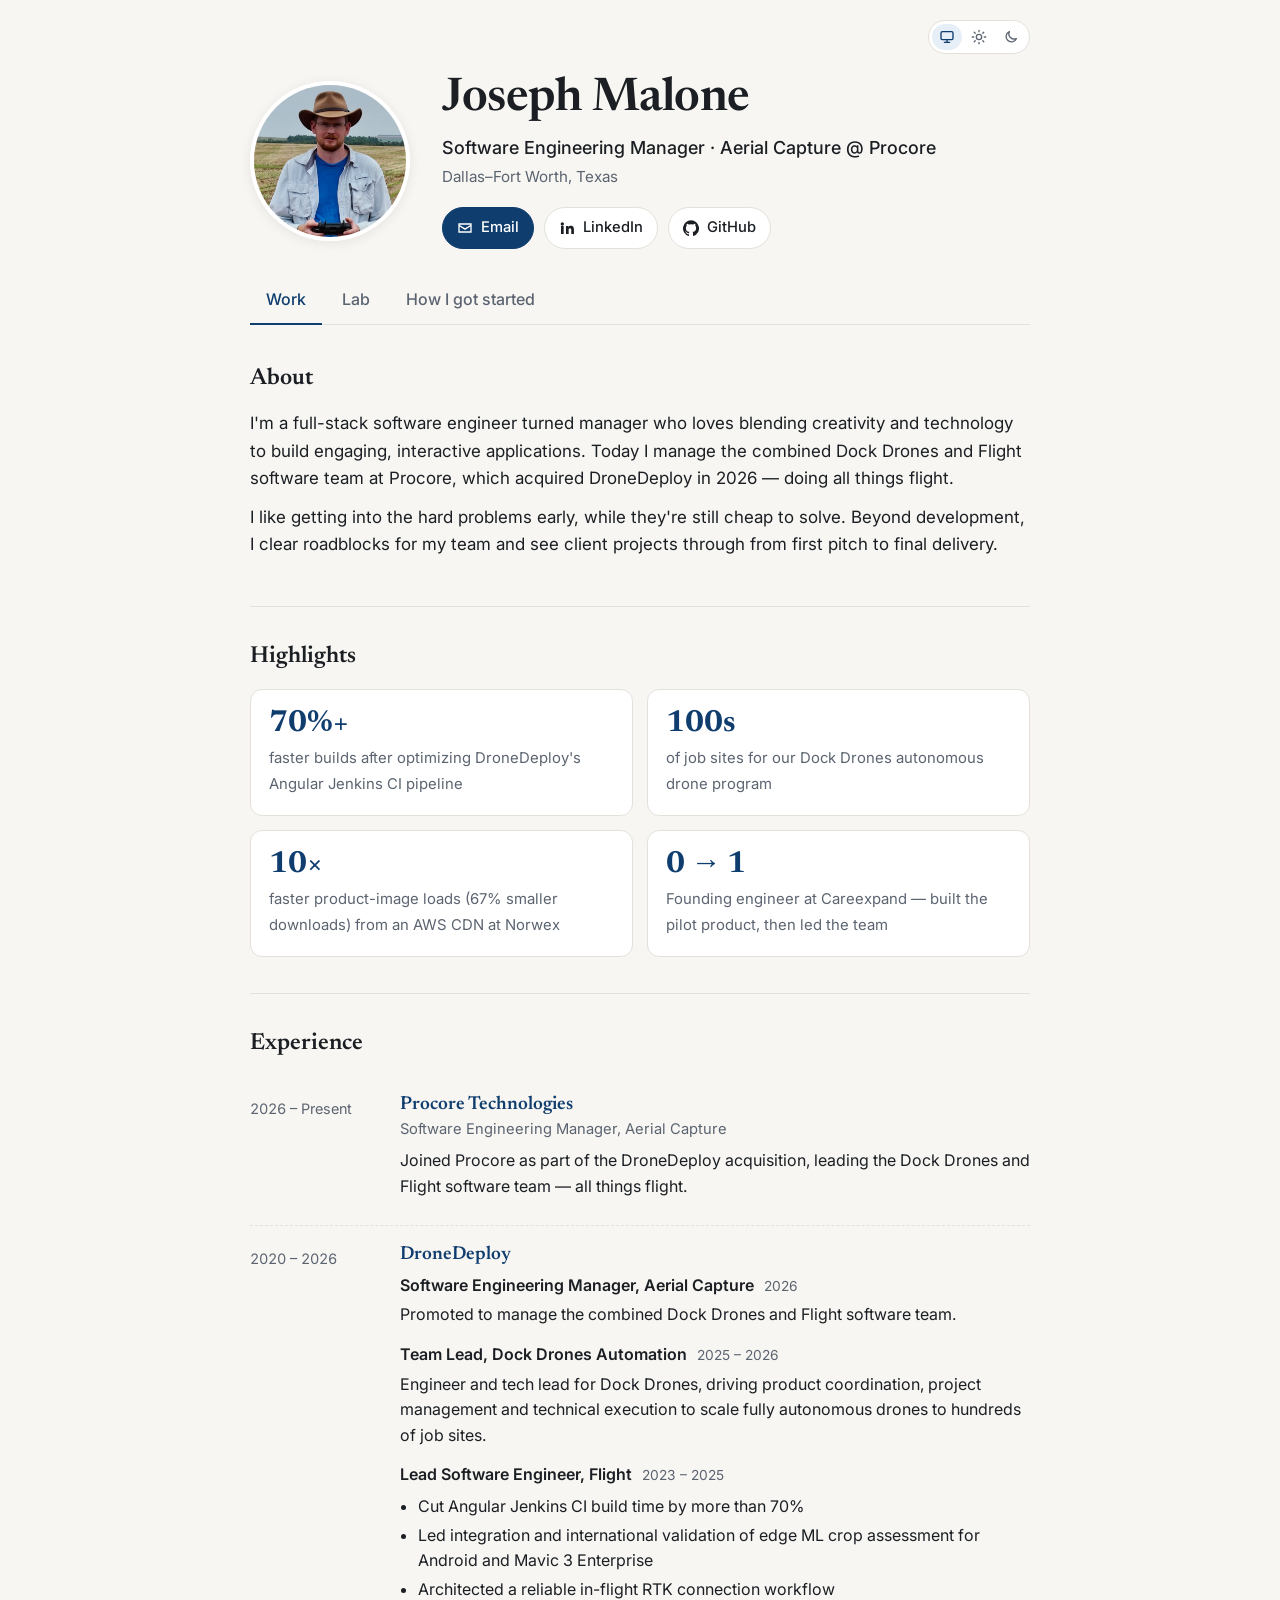
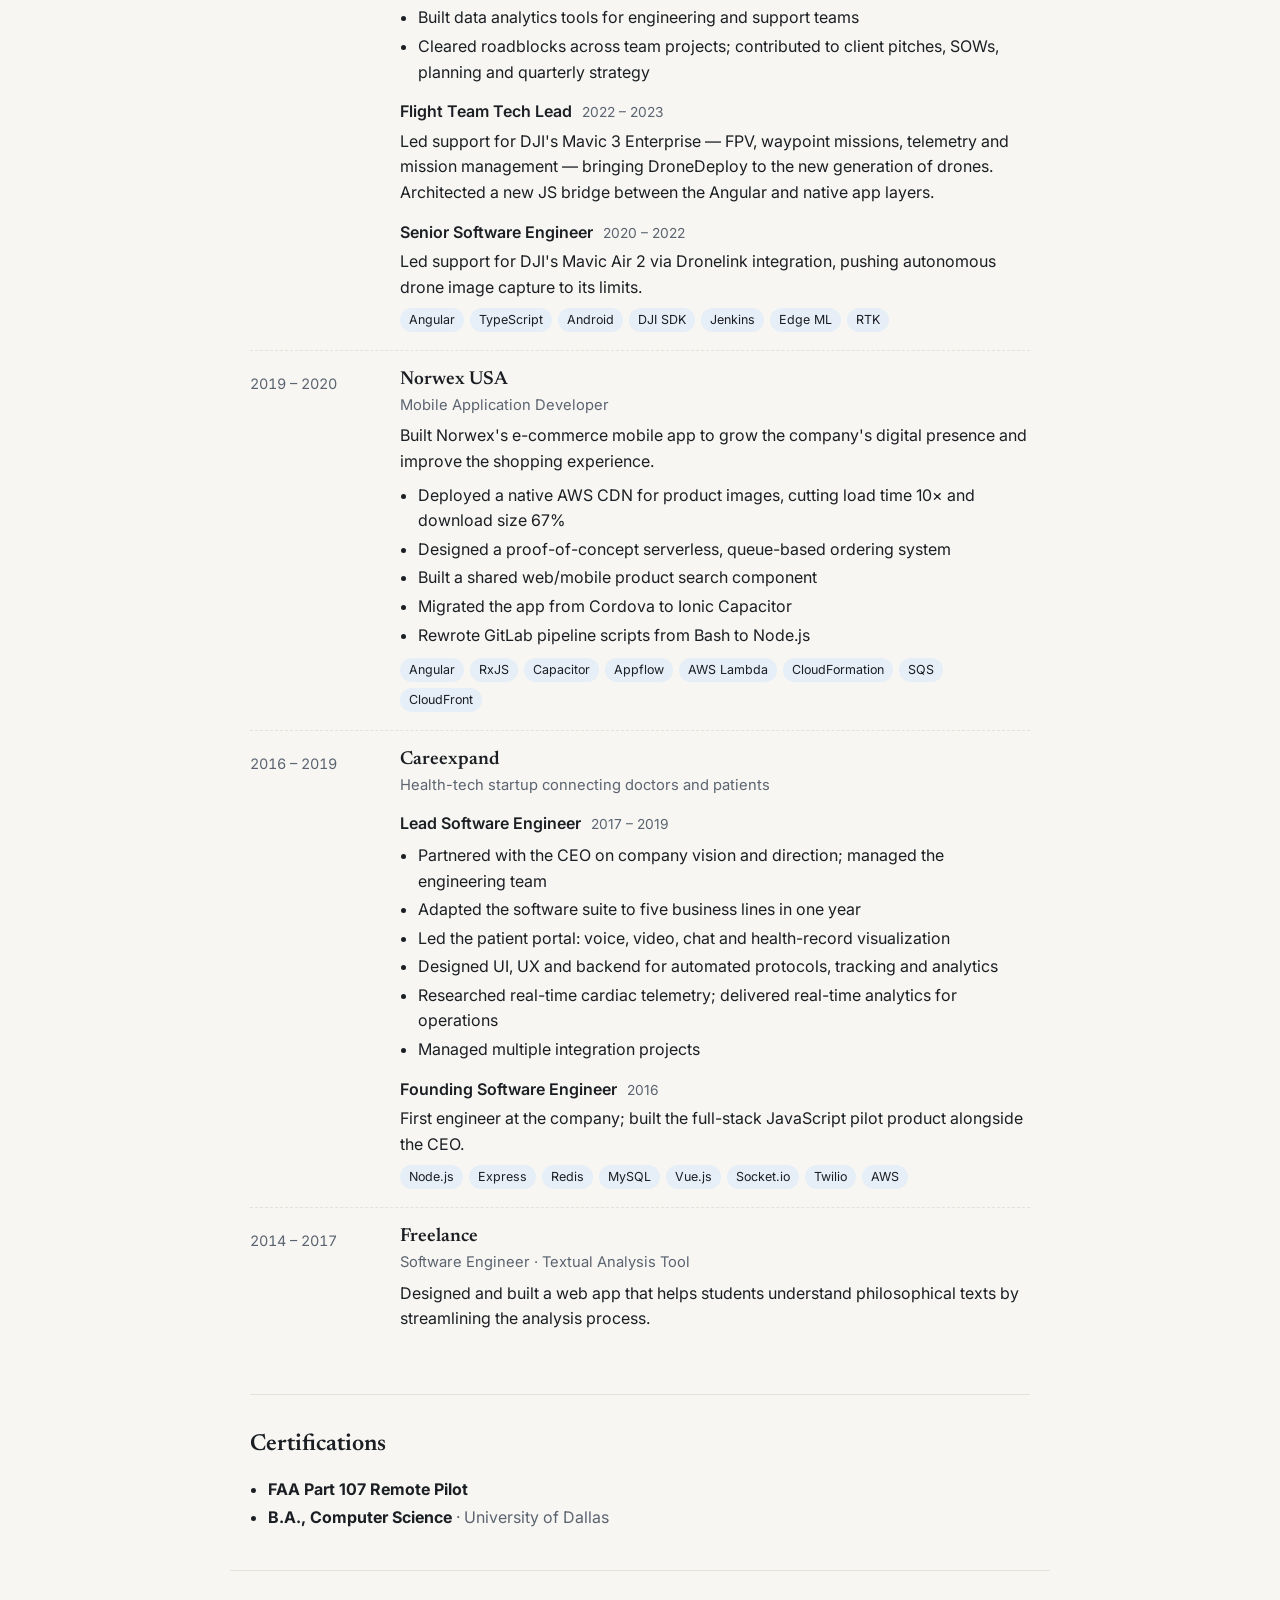
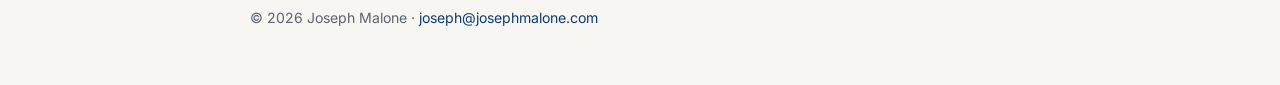
<file: index.html>
<!doctype html>
<html lang="en">
<head>
<meta charset="utf-8">
<meta name="viewport" content="width=device-width, initial-scale=1">
<title>Joseph Malone — Software Engineering Manager</title>
<meta name="description" content="Joseph Malone — Software Engineering Manager, Aerial Capture at Procore, leading the Dock Drones and Flight software team. Dallas–Fort Worth.">
<link rel="canonical" href="https://josephmalone.com/">
<meta property="og:type" content="profile">
<meta property="og:title" content="Joseph Malone — Software Engineering Manager">
<meta property="og:description" content="Software Engineering Manager, Aerial Capture at Procore — leading the Dock Drones and Flight software team.">
<meta property="og:url" content="https://josephmalone.com/">
<meta property="og:image" content="https://josephmalone.com/me.jpg">
<meta name="twitter:card" content="summary">
<meta name="theme-color" content="#0f3d6e">
<script>try{var t=localStorage.getItem("theme");if(t==="light"||t==="dark")document.documentElement.setAttribute("data-theme",t)}catch(e){}</script>
<script src="/theme.js" defer></script>
<link rel="icon" href="/favicon.ico" sizes="32x32">
<link rel="apple-touch-icon" href="/apple-touch-icon.png">
<link rel="icon" type="image/svg+xml" href="data:image/svg+xml,<svg xmlns='http://www.w3.org/2000/svg' viewBox='0 0 64 64'><rect width='64' height='64' rx='14' fill='%230f3d6e'/><text x='32' y='42' font-family='Georgia,serif' font-size='28' fill='white' text-anchor='middle'>JM</text></svg>">
<script type="application/ld+json">
{"@context":"https://schema.org","@type":"Person","name":"Joseph Malone","jobTitle":"Software Engineering Manager","worksFor":{"@type":"Organization","name":"Procore Technologies"},"address":{"@type":"PostalAddress","addressLocality":"Dallas–Fort Worth","addressRegion":"TX"},"url":"https://josephmalone.com/","email":"mailto:joseph@josephmalone.com","alumniOf":"University of Dallas","sameAs":["https://www.linkedin.com/in/josephm28","https://github.com/josephm28"]}
</script>
<link rel="preconnect" href="https://fonts.googleapis.com">
<link rel="preconnect" href="https://fonts.gstatic.com" crossorigin>
<link href="https://fonts.googleapis.com/css2?family=Newsreader:opsz,wght@6..72,500;6..72,600&family=Inter:wght@400;500;600&display=swap" rel="stylesheet">
<style>
:root{
  --bg:#f7f6f2; --surface:#ffffff; --ink:#1b1f24; --muted:#5b6470; --line:#e3e1da;
  --accent:#0f3d6e; --accent-ink:#ffffff; --accent-soft:#e6eef7;
}
:root{color-scheme:light}
:root[data-theme="dark"]{--bg:#111418;--surface:#181c21;--ink:#e8eaed;--muted:#9aa3ad;--line:#2a3038;--accent:#7fb2ea;--accent-ink:#0d1520;--accent-soft:#1a2633;color-scheme:dark}
@media (prefers-color-scheme: dark){:root:not([data-theme="light"]){--bg:#111418;--surface:#181c21;--ink:#e8eaed;--muted:#9aa3ad;--line:#2a3038;--accent:#7fb2ea;--accent-ink:#0d1520;--accent-soft:#1a2633;color-scheme:dark}}
*{box-sizing:border-box}
html{-webkit-text-size-adjust:100%}
body{margin:0;background:var(--bg);color:var(--ink);font:16px/1.6 Inter,system-ui,-apple-system,"Segoe UI",Roboto,sans-serif;-webkit-font-smoothing:antialiased}
a{color:var(--accent);text-decoration:none}
a:hover{text-decoration:underline}
.wrap{max-width:820px;margin:0 auto;padding:0 20px}
h1,h2,h3{font-family:Newsreader,Georgia,serif;font-weight:600;line-height:1.2;margin:0}

header.wrap{position:relative;padding-top:72px;padding-bottom:28px}
.theme-host{position:absolute;top:20px;right:20px}
.hero{display:grid;grid-template-columns:160px 1fr;gap:32px;align-items:center}
.hero img{width:160px;height:160px;border-radius:50%;object-fit:cover;object-position:50% 50%;border:4px solid var(--surface);box-shadow:0 2px 12px rgba(0,0,0,.08)}
h1{font-size:clamp(2.1rem,5vw,2.9rem);letter-spacing:-.01em}
.headline{margin:.4rem 0 .15rem;font-size:1.12rem;font-weight:500}
.loc{color:var(--muted);font-size:.95rem;margin:0}
.links{display:flex;flex-wrap:wrap;gap:10px;margin-top:18px}
.btn{display:inline-flex;align-items:center;gap:8px;padding:8px 14px;border-radius:999px;border:1px solid var(--line);background:var(--surface);color:var(--ink);font-size:.92rem;font-weight:500}
.btn:hover{text-decoration:none;border-color:var(--accent);color:var(--accent)}
.btn.primary{background:var(--accent);border-color:var(--accent);color:var(--accent-ink)}
.btn.primary:hover{opacity:.9;color:var(--accent-ink)}
.btn svg{width:16px;height:16px;fill:currentColor}

section{padding:36px 0;border-top:1px solid var(--line)}
h2{font-size:1.45rem;margin-bottom:18px}
.about p{margin:0 0 12px;font-size:1.06rem}

.wins{display:grid;grid-template-columns:repeat(2,1fr);gap:14px}
.win{background:var(--surface);border:1px solid var(--line);border-radius:12px;padding:18px}
.win b{display:block;font-family:Newsreader,Georgia,serif;font-size:1.9rem;color:var(--accent);line-height:1.1;margin-bottom:4px}
.win span{color:var(--muted);font-size:.93rem}

.job{display:grid;grid-template-columns:130px 1fr;gap:20px;padding:18px 0}
.job + .job{border-top:1px dashed var(--line)}
.when{color:var(--muted);font-size:.9rem;font-variant-numeric:tabular-nums;padding-top:3px}
.job h3{font-size:1.18rem}
.org-sub{color:var(--muted);font-size:.92rem;margin:2px 0 6px}
.role{margin-top:14px}
.role:first-of-type{margin-top:6px}
.role h4{margin:0;font-size:1rem;font-weight:600}
.role h4 small{font-weight:400;color:var(--muted);font-size:.86rem;margin-left:6px;white-space:nowrap}
.job p,.role p{margin:4px 0 8px}
.job ul{margin:6px 0 10px;padding-left:1.15rem}
.job li{margin:3px 0}
.tags{display:flex;flex-wrap:wrap;gap:6px;margin-top:8px}
.tags span{font-size:.78rem;padding:2px 9px;border-radius:999px;background:var(--accent-soft);color:var(--ink)}

.earlier{list-style:none;margin:0;padding:0}
.earlier li{display:grid;grid-template-columns:130px 1fr;gap:20px;padding:10px 0}
.earlier li + li{border-top:1px dashed var(--line)}
.earlier b{font-weight:600}
.earlier span{color:var(--muted)}

.cols{display:grid;grid-template-columns:repeat(2,1fr);gap:22px}
.cols h3{font-family:Inter,sans-serif;font-size:.8rem;text-transform:uppercase;letter-spacing:.08em;color:var(--muted);margin-bottom:6px}
.cols p,.cols ul{margin:0}
.cols ul{padding-left:1.1rem}
.certs{margin:0;padding-left:1.15rem}
.certs li{margin:3px 0}
.certs span{color:var(--muted)}

.tabs{display:flex;gap:4px;border-bottom:1px solid var(--line);margin-bottom:4px}
.tabs a{padding:10px 16px;color:var(--muted);font-weight:500;border-bottom:2px solid transparent;margin-bottom:-1px}
.tabs a:hover{text-decoration:none;color:var(--ink)}
.tabs a[aria-selected="true"]{color:var(--accent);border-bottom-color:var(--accent)}
.panel > section:first-child{border-top:none}
.lab-intro{color:var(--muted);margin:-8px 0 18px}
.lab-grid{display:grid;grid-template-columns:repeat(auto-fill,minmax(240px,1fr));gap:14px}
.tile{display:flex;flex-direction:column;background:var(--surface);border:1px solid var(--line);border-radius:12px;padding:18px;color:var(--ink);transition:border-color .15s,transform .15s}
.tile:hover{text-decoration:none;border-color:var(--accent);transform:translateY(-2px)}
.tile .tag{align-self:flex-start;font-size:.74rem;font-weight:600;letter-spacing:.04em;text-transform:uppercase;padding:2px 9px;border-radius:999px;background:var(--accent-soft);color:var(--accent);margin-bottom:10px}
.tile h3{font-size:1.15rem;margin-bottom:6px}
.tile p{color:var(--muted);font-size:.93rem;margin:0 0 12px;flex:1}
.tile .more{color:var(--accent);font-size:.9rem;font-weight:500}
.js .panel[hidden]{display:none}
footer.wrap{padding-top:36px;padding-bottom:56px;border-top:1px solid var(--line);color:var(--muted);font-size:.88rem}

@media (max-width:640px){
  header.wrap{padding-top:44px;padding-bottom:20px}
  .theme-host{top:14px}
  .hero{grid-template-columns:1fr;gap:18px}
  .hero img{width:112px;height:112px}
  .wins,.cols{grid-template-columns:1fr}
  .job,.earlier li{grid-template-columns:1fr;gap:2px}
}
@media print{
  .tabs{display:none}
  .panel[hidden]{display:block!important}
  body{background:#fff;font-size:12px}
  .links .btn{border:none;padding:0}
  section{padding:16px 0}
}
</style>
</head>
<body>
<header class="wrap">
  <div class="theme-host" data-theme-switch></div>
  <div class="hero">
    <img src="me.jpg" alt="Portrait of Joseph Malone" width="160" height="160">
    <div>
      <h1>Joseph Malone</h1>
      <p class="headline">Software Engineering Manager · Aerial Capture @ Procore</p>
      <p class="loc">Dallas–Fort Worth, Texas</p>
      <div class="links">
        <a class="btn primary" href="mailto:joseph@josephmalone.com">
          <svg viewBox="0 0 24 24" aria-hidden="true"><path d="M2 5h20v14H2V5zm2 2v.5l8 5 8-5V7H4zm16 2.86-8 5-8-5V17h16V9.86z"/></svg>Email</a>
        <a class="btn" href="https://www.linkedin.com/in/josephm28" target="_blank" rel="noopener">
          <svg viewBox="0 0 24 24" aria-hidden="true"><path d="M4.98 3.5a2.5 2.5 0 1 1 0 5 2.5 2.5 0 0 1 0-5zM3 9h4v12H3V9zm7 0h3.8v1.7h.05c.53-1 1.830-2.05 3.77-2.05 4.03 0 4.78 2.65 4.78 6.1V21h-4v-5.5c0-1.3-.02-3-1.83-3-1.83 0-2.12 1.43-2.120 2.9V21h-4V9z"/></svg>LinkedIn</a>
        <a class="btn" href="https://github.com/josephm28" target="_blank" rel="noopener">
          <svg viewBox="0 0 24 24" aria-hidden="true"><path d="M12 .5a12 12 0 0 0-3.8 23.38c.6.11.82-.26.82-.58v-2.03c-3.34.73-4.040-1.61-4.040-1.61-.55-1.39-1.33-1.76-1.33-1.76-1.09-.74.08-.73.08-.73 1.2.09 1.84 1.24 1.84 1.24 1.07 1.83 2.8 1.3 3.49 1 .1-.78.42-1.3.76-1.6-2.67-.3-5.47-1.33-5.47-5.93 0-1.31.47-2.38 1.24-3.22-.13-.3-.54-1.52.12-3.18 0 0 1-.32 3.3 1.23a11.5 11.5 0 0 1 6 0c2.28-1.55 3.29-1.23 3.29-1.23.66 1.66.25 2.88.12 3.18.77.84 1.23 1.91 1.23 3.22 0 4.61-2.8 5.62-5.48 5.92.43.37.82 1.1.82 2.22v3.29c0 .32.22.7.83.58A12 12 0 0 0 12 .5z"/></svg>GitHub</a>
      </div>
    </div>
  </div>
</header>

<main class="wrap">
  <nav class="tabs" role="tablist" aria-label="Sections">
    <a href="#work" role="tab" id="tab-work" aria-controls="panel-work" aria-selected="true">Work</a>
    <a href="#lab" role="tab" id="tab-lab" aria-controls="panel-lab" aria-selected="false">Lab</a>
    <a href="#started" role="tab" id="tab-started" aria-controls="panel-started" aria-selected="false">How I got started</a>
  </nav>
  <div id="panel-work" class="panel" role="tabpanel" aria-labelledby="tab-work">
  <section class="about" aria-labelledby="about">
    <h2 id="about">About</h2>
    <p>I'm a full-stack software engineer turned manager who loves blending creativity and technology to build engaging, interactive applications. Today I manage the combined Dock Drones and Flight software team at Procore, which acquired DroneDeploy in 2026 — doing all things flight.</p>
    <p>I like getting into the hard problems early, while they're still cheap to solve. Beyond development, I clear roadblocks for my team and see client projects through from first pitch to final delivery.</p>
  </section>

  <section aria-labelledby="highlights">
    <h2 id="highlights">Highlights</h2>
    <div class="wins">
      <div class="win"><b>70%+</b><span>faster builds after optimizing DroneDeploy's Angular Jenkins CI pipeline</span></div>
      <div class="win"><b>100s</b><span>of job sites for our Dock Drones autonomous drone program</span></div>
      <div class="win"><b>10×</b><span>faster product-image loads (67% smaller downloads) from an AWS CDN at Norwex</span></div>
      <div class="win"><b>0 → 1</b><span>Founding engineer at Careexpand — built the pilot product, then led the team</span></div>
    </div>
  </section>

  <section aria-labelledby="experience">
    <h2 id="experience">Experience</h2>

    <article class="job">
      <div class="when">2026 – Present</div>
      <div>
        <h3><a href="https://www.procore.com/" target="_blank" rel="noopener">Procore Technologies</a></h3>
        <div class="org-sub">Software Engineering Manager, Aerial Capture</div>
        <p>Joined Procore as part of the DroneDeploy acquisition, leading the Dock Drones and Flight software team — all things flight.</p>
      </div>
    </article>

    <article class="job">
      <div class="when">2020 – 2026</div>
      <div>
        <h3><a href="https://www.dronedeploy.com/" target="_blank" rel="noopener">DroneDeploy</a></h3>
        <div class="role">
          <h4>Software Engineering Manager, Aerial Capture <small>2026</small></h4>
          <p>Promoted to manage the combined Dock Drones and Flight software team.</p>
        </div>
        <div class="role">
          <h4>Team Lead, Dock Drones Automation <small>2025 – 2026</small></h4>
          <p>Engineer and tech lead for Dock Drones, driving product coordination, project management and technical execution to scale fully autonomous drones to hundreds of job sites.</p>
        </div>
        <div class="role">
          <h4>Lead Software Engineer, Flight <small>2023 – 2025</small></h4>
          <ul>
            <li>Cut Angular Jenkins CI build time by more than 70%</li>
            <li>Led integration and international validation of edge ML crop assessment for Android and Mavic 3 Enterprise</li>
            <li>Architected a reliable in-flight RTK connection workflow</li>
            <li>Built data analytics tools for engineering and support teams</li>
            <li>Cleared roadblocks across team projects; contributed to client pitches, SOWs, planning and quarterly strategy</li>
          </ul>
        </div>
        <div class="role">
          <h4>Flight Team Tech Lead <small>2022 – 2023</small></h4>
          <p>Led support for DJI's Mavic 3 Enterprise — FPV, waypoint missions, telemetry and mission management — bringing DroneDeploy to the new generation of drones. Architected a new JS bridge between the Angular and native app layers.</p>
        </div>
        <div class="role">
          <h4>Senior Software Engineer <small>2020 – 2022</small></h4>
          <p>Led support for DJI's Mavic Air 2 via Dronelink integration, pushing autonomous drone image capture to its limits.</p>
        </div>
        <div class="tags"><span>Angular</span><span>TypeScript</span><span>Android</span><span>DJI SDK</span><span>Jenkins</span><span>Edge ML</span><span>RTK</span></div>
      </div>
    </article>

    <article class="job">
      <div class="when">2019 – 2020</div>
      <div>
        <h3>Norwex USA</h3>
        <div class="org-sub">Mobile Application Developer</div>
        <p>Built Norwex's e-commerce mobile app to grow the company's digital presence and improve the shopping experience.</p>
        <ul>
          <li>Deployed a native AWS CDN for product images, cutting load time 10× and download size 67%</li>
          <li>Designed a proof-of-concept serverless, queue-based ordering system</li>
          <li>Built a shared web/mobile product search component</li>
          <li>Migrated the app from Cordova to Ionic Capacitor</li>
          <li>Rewrote GitLab pipeline scripts from Bash to Node.js</li>
        </ul>
        <div class="tags"><span>Angular</span><span>RxJS</span><span>Capacitor</span><span>Appflow</span><span>AWS Lambda</span><span>CloudFormation</span><span>SQS</span><span>CloudFront</span></div>
      </div>
    </article>

    <article class="job">
      <div class="when">2016 – 2019</div>
      <div>
        <h3>Careexpand</h3>
        <div class="org-sub">Health-tech startup connecting doctors and patients</div>
        <div class="role">
          <h4>Lead Software Engineer <small>2017 – 2019</small></h4>
          <ul>
            <li>Partnered with the CEO on company vision and direction; managed the engineering team</li>
            <li>Adapted the software suite to five business lines in one year</li>
            <li>Led the patient portal: voice, video, chat and health-record visualization</li>
            <li>Designed UI, UX and backend for automated protocols, tracking and analytics</li>
            <li>Researched real-time cardiac telemetry; delivered real-time analytics for operations</li>
            <li>Managed multiple integration projects</li>
          </ul>
        </div>
        <div class="role">
          <h4>Founding Software Engineer <small>2016</small></h4>
          <p>First engineer at the company; built the full-stack JavaScript pilot product alongside the CEO.</p>
        </div>
        <div class="tags"><span>Node.js</span><span>Express</span><span>Redis</span><span>MySQL</span><span>Vue.js</span><span>Socket.io</span><span>Twilio</span><span>AWS</span></div>
      </div>
    </article>

    <article class="job">
      <div class="when">2014 – 2017</div>
      <div>
        <h3>Freelance</h3>
        <div class="org-sub">Software Engineer · Textual Analysis Tool</div>
        <p>Designed and built a web app that helps students understand philosophical texts by streamlining the analysis process.</p>
      </div>
    </article>
  </section>

  <section aria-labelledby="certifications">
    <h2 id="certifications">Certifications</h2>
    <ul class="certs">
      <li><b>FAA Part 107 Remote Pilot</b></li>
      <li><b>B.A., Computer Science</b> <span>· University of Dallas</span></li>
    </ul>
  </section>

  </div>
  <div id="panel-lab" class="panel" role="tabpanel" aria-labelledby="tab-lab">
  <section aria-labelledby="lab-heading">
    <h2 id="lab-heading">Lab</h2>
    <p class="lab-intro">Experiments, demos, write-ups and ways I'm using AI, in various states of finished.</p>
    <div class="lab-grid">
      <a class="tile" href="/lab/737-kid-plane/">
        <span class="tag">Build</span>
        <h3>A kid-size 737-100</h3>
        <p>A ride-on 737 with a working yoke and a printed cockpit, designed in a conversation with Claude and then built.</p>
        <span class="more">Read →</span>
      </a>
      <a class="tile" href="/lab/sudoku/">
        <span class="tag">Experiment</span>
        <h3>Solving sudoku from scratch</h3>
        <p>Writing a solver from first principles, then pointing it at the "world's hardest" sudoku.</p>
        <span class="more">Read →</span>
      </a>
    </div>
  </section>
  </div>
  <div id="panel-started" class="panel" role="tabpanel" aria-labelledby="tab-started">
  <section aria-labelledby="earlier">
    <h2 id="earlier">Earlier</h2>
    <ul class="earlier">
      <li><div class="when">2015</div><div><b>Computer Science Teacher</b>, Rex Programming<br><span>Taught middle schoolers introductory PHP and server-side programming.</span></div></li>
      <li><div class="when">2013, 2014</div><div><b>Student Intern</b>, Sandia National Laboratories — Center for Cyber Defenders<br><span>Led a team building a network-traffic analysis UI; extended the open-source Trigger project; built a Python API for REST and JSON-RPC.</span></div></li>
      <li><div class="when">2012 – 2016</div><div><b>Student Aide</b>, University of Dallas (Rome Office)<br><span>Office IT and website solutions.</span></div></li>
      <li><div class="when">2011, 2012</div><div><b>Software Engineer Intern</b>, Air Force Research Laboratory, Kirtland AFB<br><span>Workflow tools for digital paperwork, SharePoint sites, SQL procedures and web apps.</span></div></li>
    </ul>
  </section>

  <section aria-labelledby="more">
    <h2 id="more">Education &amp; more</h2>
    <div class="cols">
      <div><h3>Education</h3><p><b>University of Dallas</b>, 2012 – 2016<br>B.A., Computer Science and Classics</p></div>
      <div><h3>Top skills</h3><p>Technical problem-solving and obstacle removal · Solution architecture · Solution delivery</p></div>
      <div><h3>Languages</h3><p>English (native) · Latin, Ancient Greek (limited working)</p></div>
      <div><h3>Honors</h3><ul><li>ACM International Collegiate Programming Contest (3×)</li><li>3rd Award, International Science and Engineering Fair — Computer Science</li><li>1st Place, New Mexico State Science Fair — Math</li></ul></div>
    </div>
  </section>
  </div>
</main>

<footer class="wrap">
  © <span id="y">2026</span> Joseph Malone · <a href="mailto:joseph@josephmalone.com">joseph@josephmalone.com</a>
</footer>
<script>document.getElementById('y').textContent=new Date().getFullYear()</script>
<script>
document.documentElement.classList.add('js');
(function(){
  var tabs=[].slice.call(document.querySelectorAll('.tabs a'));
  // Panels use id="panel-<name>" so a #<name> URL never matches an element and the browser doesn't jump.
  function valid(id){var el=id&&document.getElementById('panel-'+id);return el&&el.classList.contains('panel')?'panel-'+id:'panel-work';}
  function show(id){
    id=valid(id);
    tabs.forEach(function(t){
      var on=t.getAttribute('aria-controls')===id;
      t.setAttribute('aria-selected',on);
      t.tabIndex=on?0:-1;
      document.getElementById(t.getAttribute('aria-controls')).hidden=!on;
    });
  }
  function select(t,focus){
    var id=t.getAttribute('aria-controls');
    show(id.replace('panel-',''));
    if(focus)t.focus();
    try{history.replaceState(null,'','#'+id.replace('panel-',''))}catch(e){}
  }
  tabs.forEach(function(t,i){
    t.addEventListener('click',function(ev){ev.preventDefault();select(t);});
    t.addEventListener('keydown',function(ev){
      var n=tabs.length,j=null;
      if(ev.key==='ArrowRight')j=(i+1)%n;
      else if(ev.key==='ArrowLeft')j=(i-1+n)%n;
      else if(ev.key==='Home')j=0;
      else if(ev.key==='End')j=n-1;
      else if(ev.key===' '){ev.preventDefault();select(t);return;}
      if(j!==null){ev.preventDefault();select(tabs[j],true);}
    });
  });
  window.addEventListener('hashchange',function(){show(location.hash.slice(1));});
  show(location.hash.slice(1));
})();
</script>
</body>
</html>
</file>
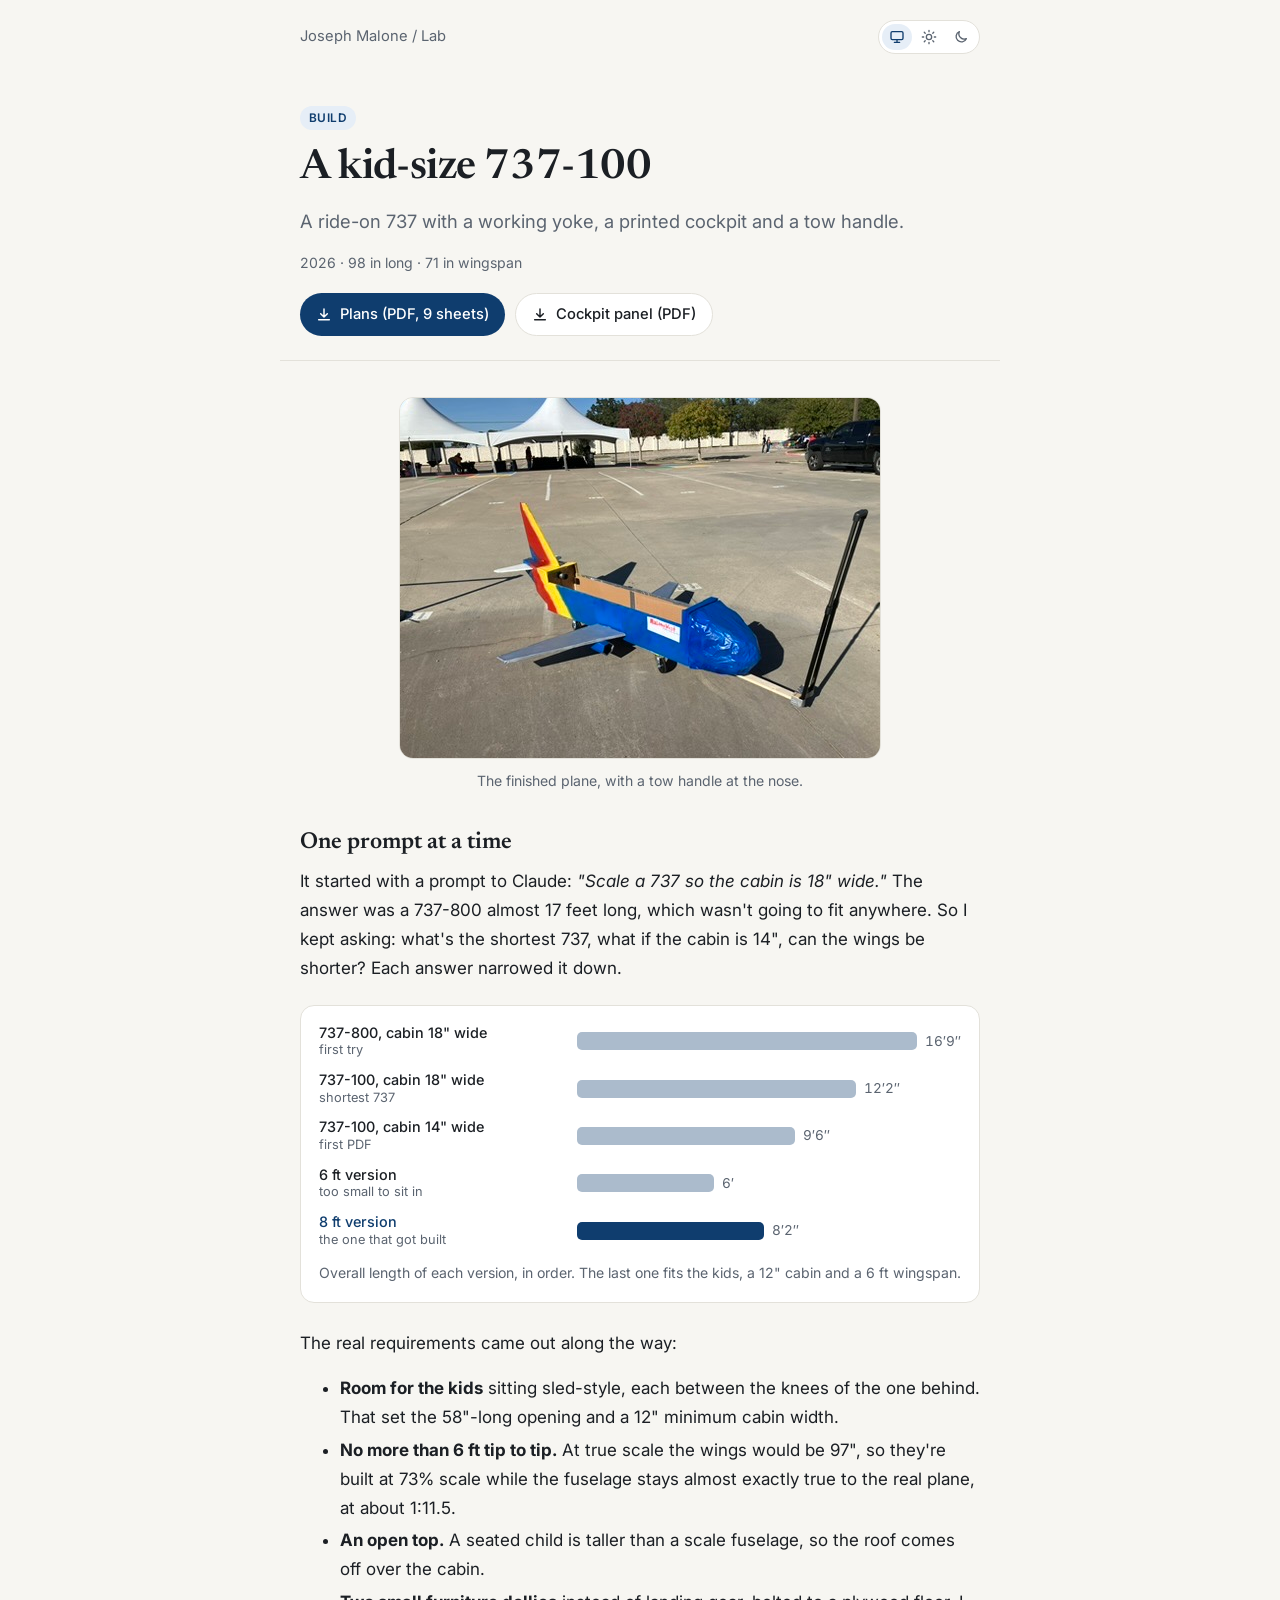
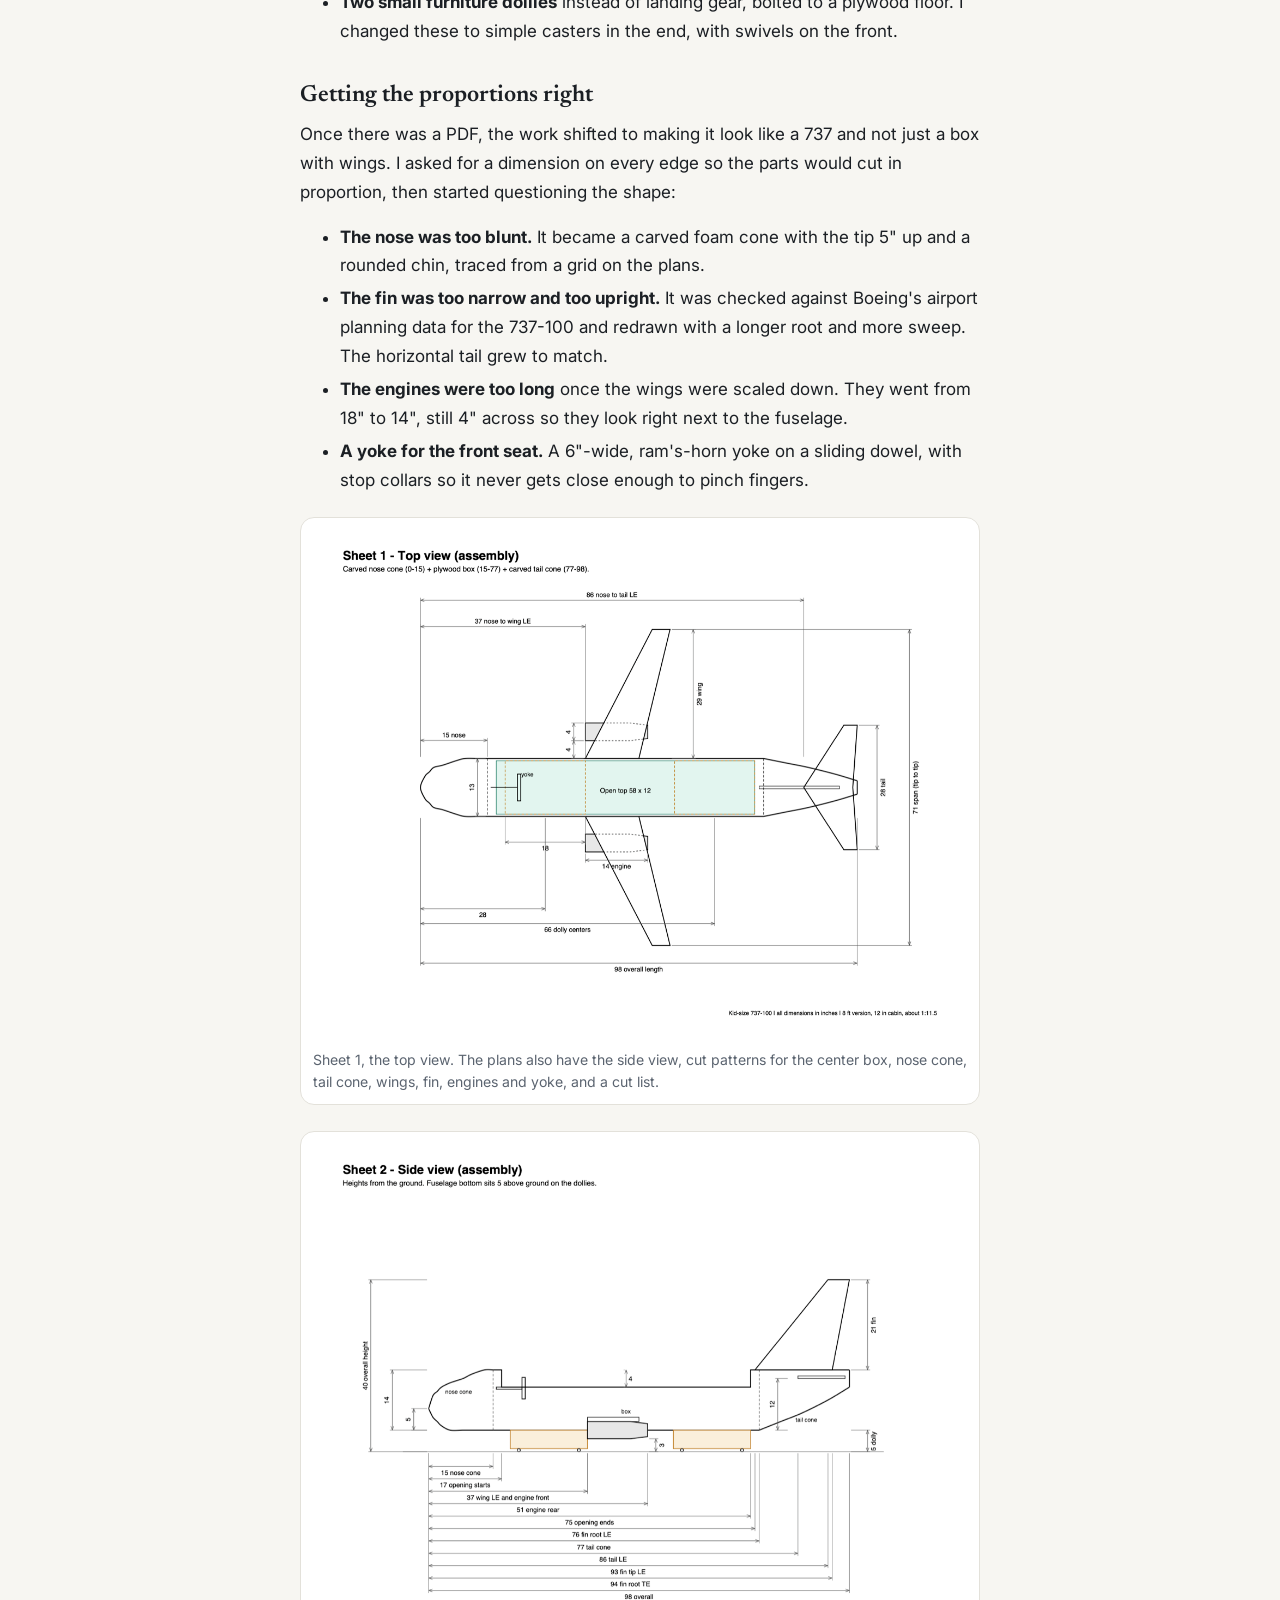
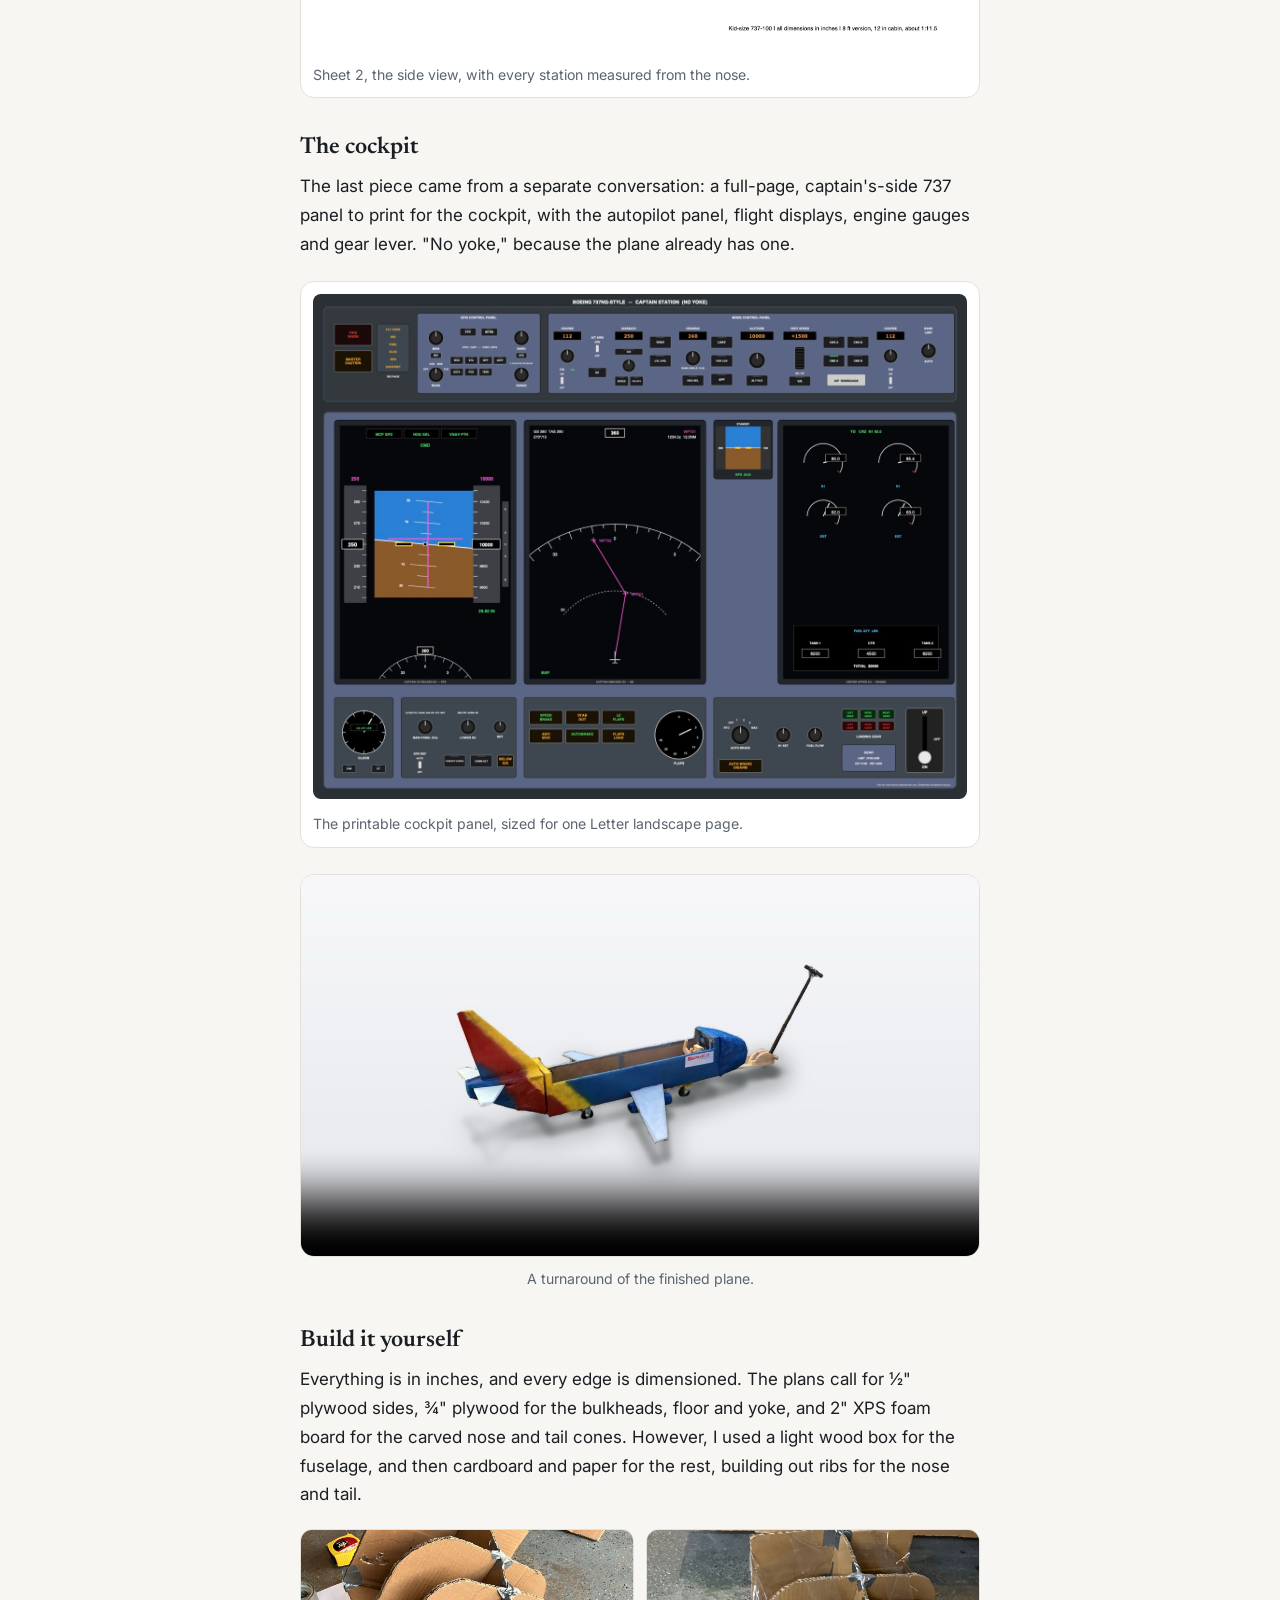
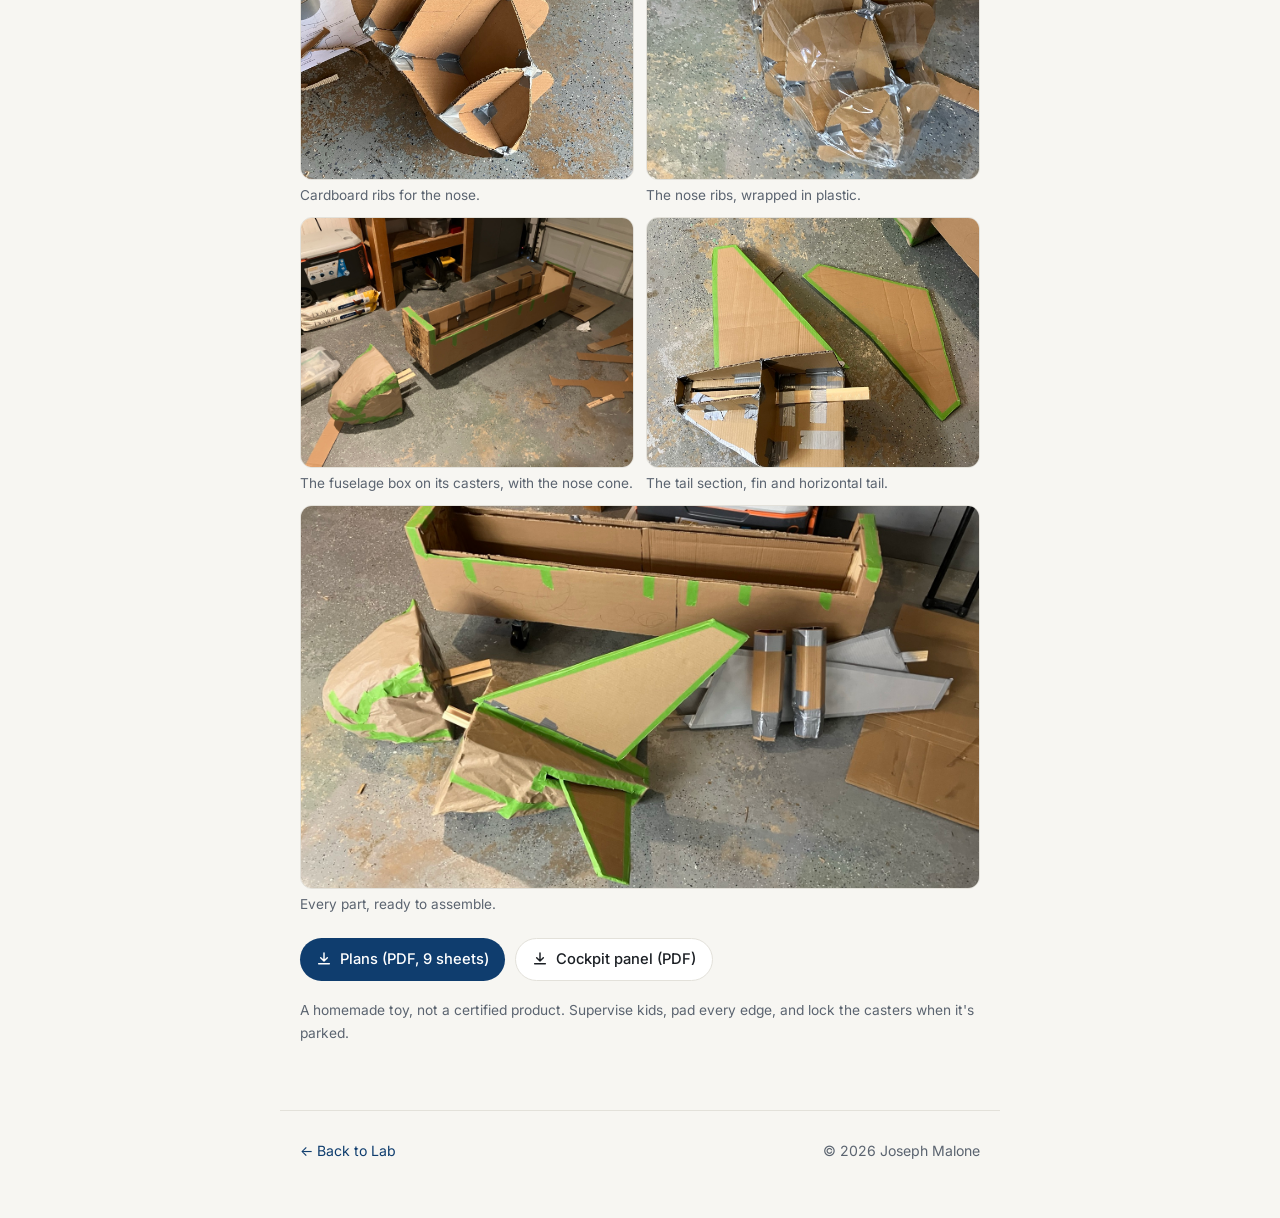
<file: lab/737-kid-plane/index.html>
<!doctype html>
<html lang="en">
<head>
<meta charset="utf-8">
<meta name="viewport" content="width=device-width, initial-scale=1">
<title>A kid-size 737-100 — Joseph Malone</title>
<meta name="description" content="Designing a rolling, ride-on 737-100 for kids in a conversation with Claude, from first prompt to 9-sheet plans to the finished plane.">
<link rel="canonical" href="https://josephmalone.com/lab/737-kid-plane/">
<meta property="og:type" content="article">
<meta property="og:title" content="A kid-size 737-100">
<meta property="og:description" content="Designing a rolling, ride-on 737-100 for kids in a conversation with Claude, from first prompt to 9-sheet plans to the finished plane.">
<meta property="og:url" content="https://josephmalone.com/lab/737-kid-plane/">
<meta property="og:image" content="https://josephmalone.com/lab/737-kid-plane/plane-lot.jpg">
<meta name="twitter:card" content="summary_large_image">
<meta name="theme-color" content="#0f3d6e">
<script>try{var t=localStorage.getItem("theme");if(t==="light"||t==="dark")document.documentElement.setAttribute("data-theme",t)}catch(e){}</script>
<script src="/theme.js" defer></script>
<link rel="icon" href="/favicon.ico" sizes="32x32">
<link rel="apple-touch-icon" href="/apple-touch-icon.png">
<link rel="preconnect" href="https://fonts.googleapis.com">
<link rel="preconnect" href="https://fonts.gstatic.com" crossorigin>
<link href="https://fonts.googleapis.com/css2?family=Newsreader:opsz,wght@6..72,500;6..72,600&family=Inter:wght@400;500;600&display=swap" rel="stylesheet">
<link rel="stylesheet" href="/lab/lab.css">
</head>
<body>

<nav class="wrap top"><span><a href="/">Joseph Malone</a> / <a href="/#lab">Lab</a></span><div data-theme-switch></div></nav>

<header class="wrap">
  <span class="tag">Build</span>
  <h1>A kid-size 737-100</h1>
  <p class="dek">A ride-on 737 with a working yoke, a printed cockpit and a tow handle.</p>
  <p class="meta">2026 · 98 in long · 71 in wingspan</p>
  <div class="btn-row">
    <a class="btn" href="/lab/737-kid-plane/737-100-kid-plane-8ft.pdf" download><svg viewBox="0 0 24 24" aria-hidden="true"><path d="M12 3v12m0 0-5-5m5 5 5-5M4 19h16" fill="none" stroke="currentColor" stroke-width="2.2" stroke-linecap="round" stroke-linejoin="round"/></svg>Plans (PDF, 9 sheets)</a>
    <a class="btn ghost" href="/lab/737-kid-plane/737-captain-panel.pdf" download><svg viewBox="0 0 24 24" aria-hidden="true"><path d="M12 3v12m0 0-5-5m5 5 5-5M4 19h16" fill="none" stroke="currentColor" stroke-width="2.2" stroke-linecap="round" stroke-linejoin="round"/></svg>Cockpit panel (PDF)</a>
  </div>
</header>

<article class="wrap">
  <figure class="photo">
    <img src="/lab/737-kid-plane/plane-lot.jpg" alt="The finished kid-size 737 on a parking lot: blue fuselage, a red, orange and yellow tail, grey wings and engines, an open cabin and a black tow handle at the nose" width="480" height="360">
    <figcaption>The finished plane, with a tow handle at the nose.</figcaption>
  </figure>

  <h2>One prompt at a time</h2>
  <p>It started with a prompt to Claude: <em>"Scale a 737 so the cabin is 18" wide."</em> The answer was a 737-800 almost 17 feet long, which wasn't going to fit anywhere. So I kept asking: what's the shortest 737, what if the cabin is 14", can the wings be shorter? Each answer narrowed it down.</p>

  <figure class="fig">
    <div class="bars"><div class="bar-row"><span class="bar-label">737-800, cabin 18" wide<small>first try</small></span><span class="bar-track"><span class="bar" style="width:100.0%"></span><span class="bar-val">16′9″</span></span></div><div class="bar-row"><span class="bar-label">737-100, cabin 18" wide<small>shortest 737</small></span><span class="bar-track"><span class="bar" style="width:72.6%"></span><span class="bar-val">12′2″</span></span></div><div class="bar-row"><span class="bar-label">737-100, cabin 14" wide<small>first PDF</small></span><span class="bar-track"><span class="bar" style="width:56.7%"></span><span class="bar-val">9′6″</span></span></div><div class="bar-row"><span class="bar-label">6 ft version<small>too small to sit in</small></span><span class="bar-track"><span class="bar" style="width:35.8%"></span><span class="bar-val">6′</span></span></div><div class="bar-row final"><span class="bar-label">8 ft version<small>the one that got built</small></span><span class="bar-track"><span class="bar" style="width:48.8%"></span><span class="bar-val">8′2″</span></span></div></div>
    <figcaption>Overall length of each version, in order. The last one fits the kids, a 12" cabin and a 6 ft wingspan.</figcaption>
  </figure>

  <p>The real requirements came out along the way:</p>
  <ul>
    <li><strong>Room for the kids</strong> sitting sled-style, each between the knees of the one behind. That set the 58"-long opening and a 12" minimum cabin width.</li>
    <li><strong>No more than 6 ft tip to tip.</strong> At true scale the wings would be 97", so they're built at 73% scale while the fuselage stays almost exactly true to the real plane, at about 1:11.5.</li>
    <li><strong>An open top.</strong> A seated child is taller than a scale fuselage, so the roof comes off over the cabin.</li>
    <li><strong>Two small furniture dollies</strong> instead of landing gear, bolted to a plywood floor. I changed these to simple casters in the end, with swivels on the front.</li>
  </ul>

  <h2>Getting the proportions right</h2>
  <p>Once there was a PDF, the work shifted to making it look like a 737 and not just a box with wings. I asked for a dimension on every edge so the parts would cut in proportion, then started questioning the shape:</p>
  <ul>
    <li><strong>The nose was too blunt.</strong> It became a carved foam cone with the tip 5" up and a rounded chin, traced from a grid on the plans.</li>
    <li><strong>The fin was too narrow and too upright.</strong> It was checked against Boeing's airport planning data for the 737-100 and redrawn with a longer root and more sweep. The horizontal tail grew to match.</li>
    <li><strong>The engines were too long</strong> once the wings were scaled down. They went from 18" to 14", still 4" across so they look right next to the fuselage.</li>
    <li><strong>A yoke for the front seat.</strong> A 6"-wide, ram's-horn yoke on a sliding dowel, with stop collars so it never gets close enough to pinch fingers.</li>
  </ul>

  <figure class="fig sheet">
    <img src="/lab/737-kid-plane/sheet-1.png" alt="Sheet 1 of the plans: top view of the kid-size 737 with every dimension in inches" width="1200" height="927" loading="lazy">
    <figcaption>Sheet 1, the top view. The plans also have the side view, cut patterns for the center box, nose cone, tail cone, wings, fin, engines and yoke, and a cut list.</figcaption>
  </figure>
  <figure class="fig sheet">
    <img src="/lab/737-kid-plane/sheet-2.png" alt="Sheet 2 of the plans: side view showing heights from the ground, the dollies and stations along the fuselage" width="1200" height="927" loading="lazy">
    <figcaption>Sheet 2, the side view, with every station measured from the nose.</figcaption>
  </figure>

  <h2>The cockpit</h2>
  <p>The last piece came from a separate conversation: a full-page, captain's-side 737 panel to print for the cockpit, with the autopilot panel, flight displays, engine gauges and gear lever. "No yoke," because the plane already has one.</p>
  <figure class="fig sheet">
    <img src="/lab/737-kid-plane/cockpit-panel.jpg" alt="Printable 737-style captain's instrument panel with autopilot controls, flight displays, engine gauges, flaps and landing gear lever" width="1400" height="1081" loading="lazy">
    <figcaption>The printable cockpit panel, sized for one Letter landscape page.</figcaption>
  </figure>

  <figure class="photo">
    <video src="/lab/737-kid-plane/plane-demo.mp4" poster="/lab/737-kid-plane/plane-demo-poster.jpg" width="1280" height="720" controls muted loop playsinline preload="metadata" aria-label="Turntable video of the finished kid-size 737 showing the plane from every side"></video>
    <figcaption>A turnaround of the finished plane.</figcaption>
  </figure>

  <h2>Build it yourself</h2>
  <p>Everything is in inches, and every edge is dimensioned. The plans call for ½" plywood sides, ¾" plywood for the bulkheads, floor and yoke, and 2" XPS foam board for the carved nose and tail cones. However, I used a light wood box for the fuselage, and then cardboard and paper for the rest, building out ribs for the nose and tail.</p>
  <div class="gallery">
      <figure><a href="/lab/737-kid-plane/build-1-nose-ribs.jpg"><img src="/lab/737-kid-plane/build-1-nose-ribs.jpg" alt="Cardboard ribs for the nose, taped together on the garage floor" width="1200" height="1600" loading="lazy"></a><figcaption>Cardboard ribs for the nose.</figcaption></figure>
      <figure><a href="/lab/737-kid-plane/build-2-nose-wrapped.jpg"><img src="/lab/737-kid-plane/build-2-nose-wrapped.jpg" alt="The cardboard nose ribs wrapped in clear plastic" width="1200" height="1600" loading="lazy"></a><figcaption>The nose ribs, wrapped in plastic.</figcaption></figure>
      <figure><a href="/lab/737-kid-plane/build-3-fuselage.jpg"><img src="/lab/737-kid-plane/build-3-fuselage.jpg" alt="The open fuselage box on casters, with the paper-covered nose cone beside it" width="1600" height="1200" loading="lazy"></a><figcaption>The fuselage box on its casters, with the nose cone.</figcaption></figure>
      <figure><a href="/lab/737-kid-plane/build-4-tail.jpg"><img src="/lab/737-kid-plane/build-4-tail.jpg" alt="The tail section: a cardboard box frame with the fin and horizontal tail pieces edged in green tape" width="1200" height="1600" loading="lazy"></a><figcaption>The tail section, fin and horizontal tail.</figcaption></figure>
      <figure><a href="/lab/737-kid-plane/build-5-parts.jpg"><img src="/lab/737-kid-plane/build-5-parts.jpg" alt="All the parts laid out before assembly: fuselage, nose and tail cones, fin, wings and engines" width="1600" height="1200" loading="lazy"></a><figcaption>Every part, ready to assemble.</figcaption></figure>
  </div>
  <div class="btn-row">
    <a class="btn" href="/lab/737-kid-plane/737-100-kid-plane-8ft.pdf" download><svg viewBox="0 0 24 24" aria-hidden="true"><path d="M12 3v12m0 0-5-5m5 5 5-5M4 19h16" fill="none" stroke="currentColor" stroke-width="2.2" stroke-linecap="round" stroke-linejoin="round"/></svg>Plans (PDF, 9 sheets)</a>
    <a class="btn ghost" href="/lab/737-kid-plane/737-captain-panel.pdf" download><svg viewBox="0 0 24 24" aria-hidden="true"><path d="M12 3v12m0 0-5-5m5 5 5-5M4 19h16" fill="none" stroke="currentColor" stroke-width="2.2" stroke-linecap="round" stroke-linejoin="round"/></svg>Cockpit panel (PDF)</a>
  </div>
  <p class="fine">A homemade toy, not a certified product. Supervise kids, pad every edge, and lock the casters when it's parked.</p>
</article>

<footer class="wrap">
  <a href="/#lab">← Back to Lab</a>
  <span>© 2026 Joseph Malone</span>
</footer>

</body>
</html>
</file>
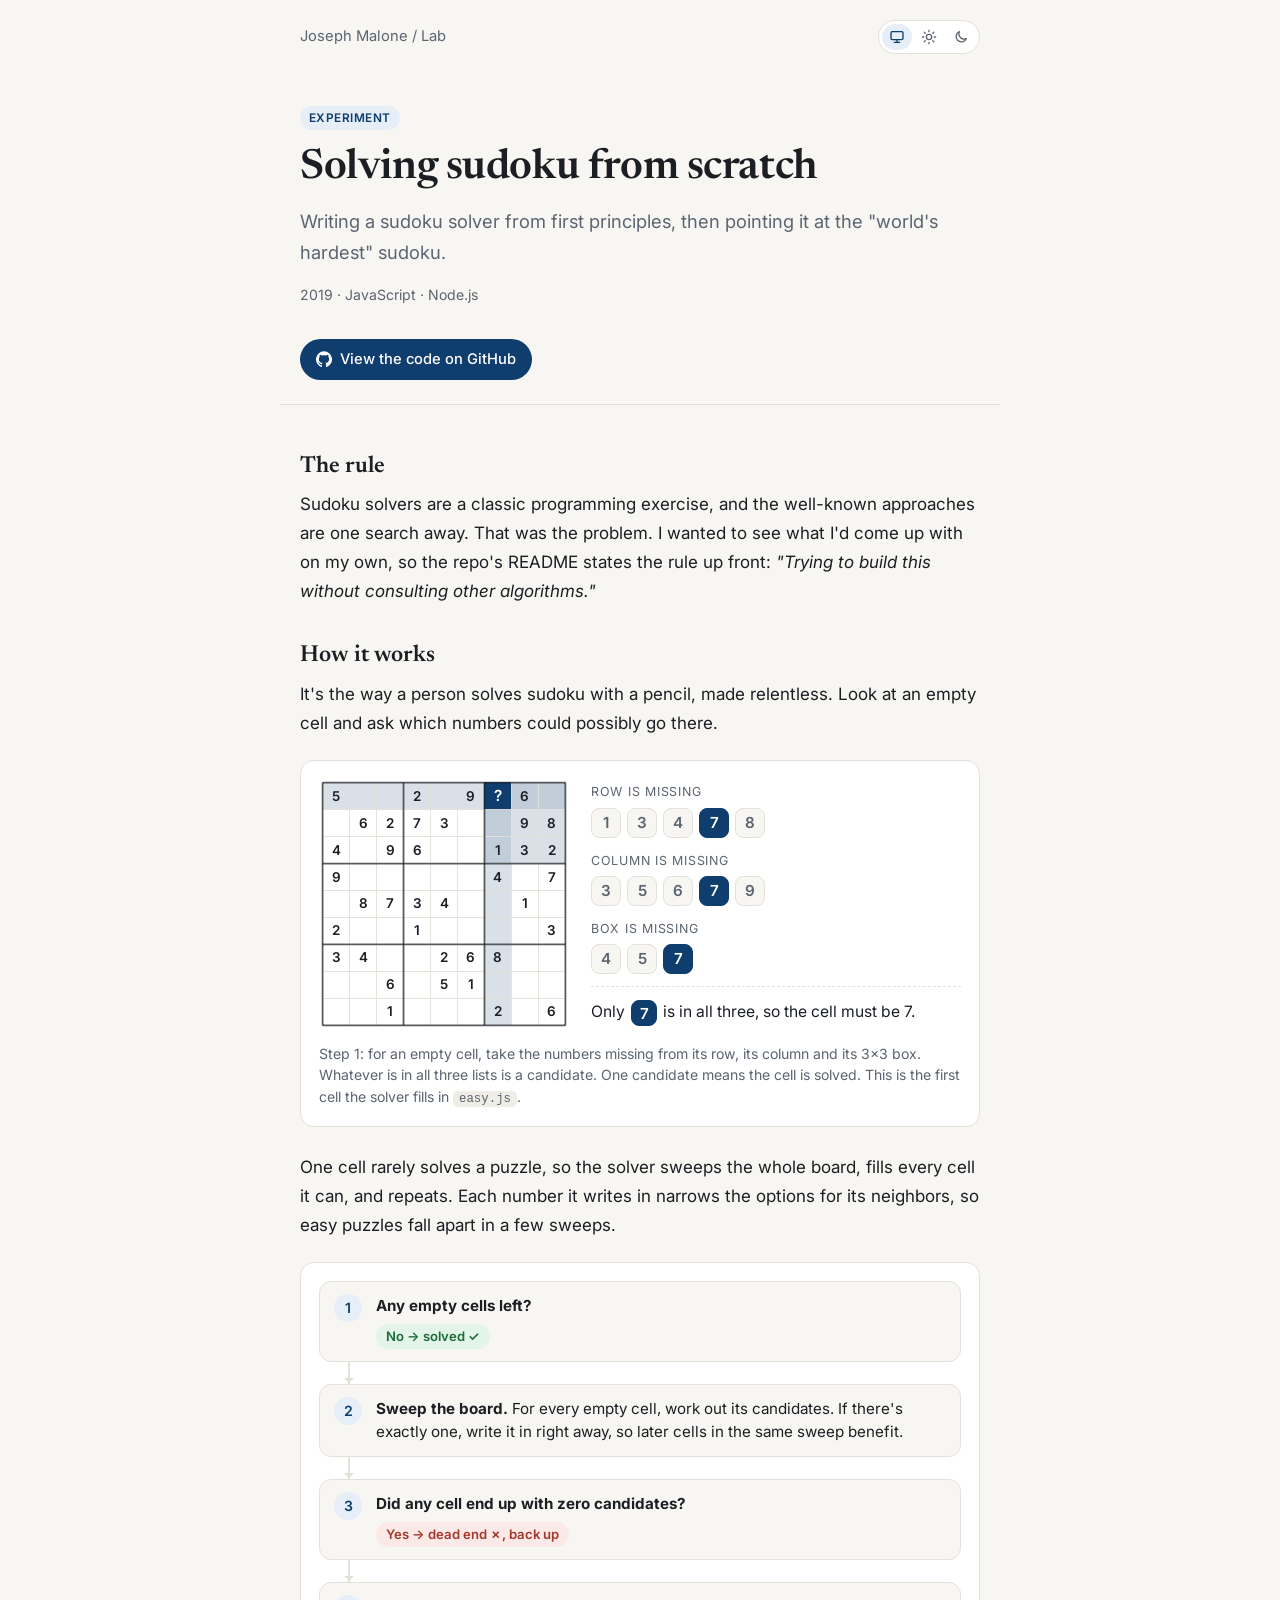
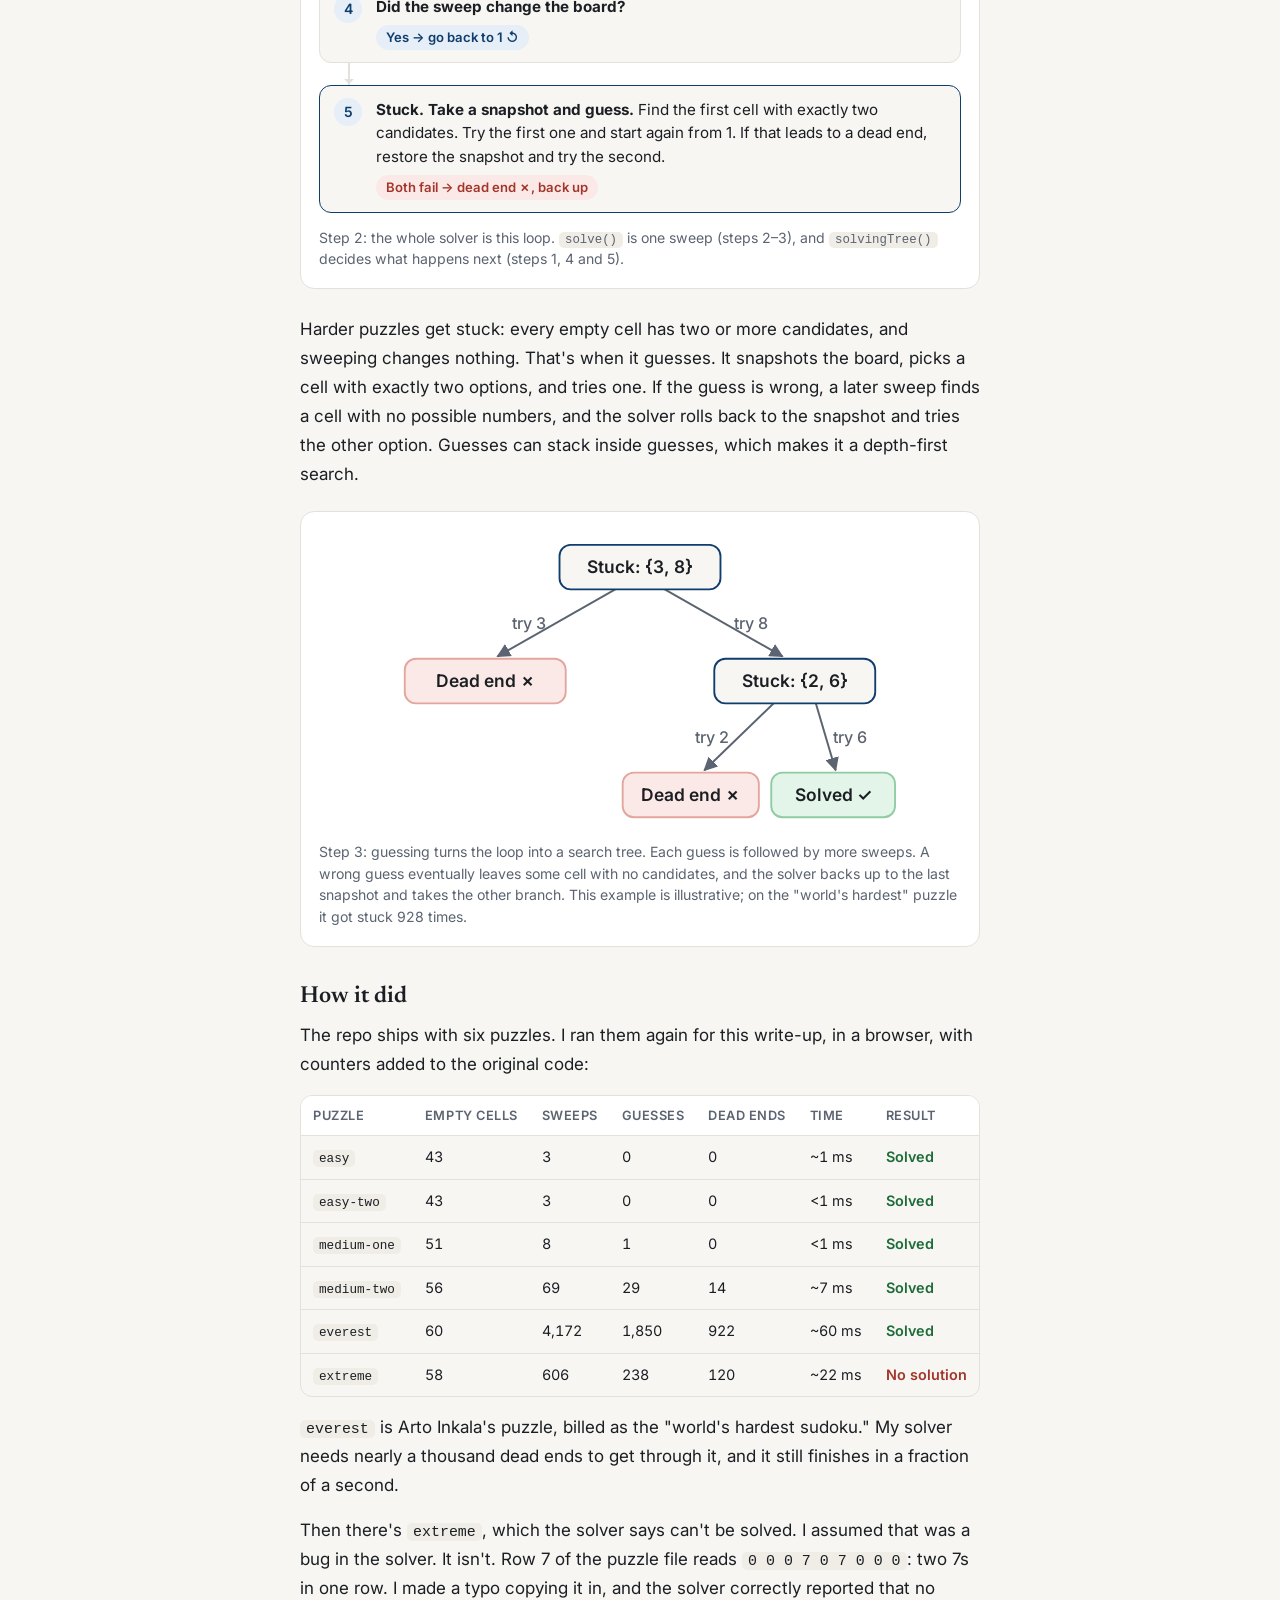
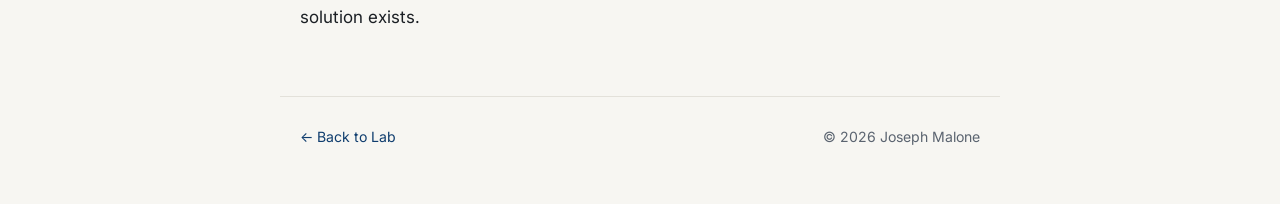
<file: lab/sudoku/index.html>
<!doctype html>
<html lang="en">
<head>
<meta charset="utf-8">
<meta name="viewport" content="width=device-width, initial-scale=1">
<title>Solving sudoku from scratch — Joseph Malone</title>
<meta name="description" content="Writing a sudoku solver from first principles, then pointing it at the &quot;world's hardest&quot; sudoku.">
<link rel="canonical" href="https://josephmalone.com/lab/sudoku/">
<meta property="og:type" content="article">
<meta property="og:title" content="Solving sudoku from scratch">
<meta property="og:description" content="Writing a sudoku solver from first principles, then pointing it at the &quot;world's hardest&quot; sudoku.">
<meta property="og:url" content="https://josephmalone.com/lab/sudoku/">
<meta property="og:image" content="https://josephmalone.com/me.jpg">
<meta name="twitter:card" content="summary">
<meta name="theme-color" content="#0f3d6e">
<script>try{var t=localStorage.getItem("theme");if(t==="light"||t==="dark")document.documentElement.setAttribute("data-theme",t)}catch(e){}</script>
<script src="/theme.js" defer></script>
<link rel="icon" href="/favicon.ico" sizes="32x32">
<link rel="apple-touch-icon" href="/apple-touch-icon.png">
<link rel="preconnect" href="https://fonts.googleapis.com">
<link rel="preconnect" href="https://fonts.gstatic.com" crossorigin>
<link href="https://fonts.googleapis.com/css2?family=Newsreader:opsz,wght@6..72,500;6..72,600&family=Inter:wght@400;500;600&display=swap" rel="stylesheet">
<link rel="stylesheet" href="/lab/lab.css">
</head>
<body>

<nav class="wrap top"><span><a href="/">Joseph Malone</a> / <a href="/#lab">Lab</a></span><div data-theme-switch></div></nav>

<header class="wrap">
  <span class="tag">Experiment</span>
  <h1>Solving sudoku from scratch</h1>
  <p class="dek">Writing a sudoku solver from first principles, then pointing it at the "world's hardest" sudoku.</p>
  <p class="meta">2019 · JavaScript · Node.js</p>
  <a class="btn" href="https://github.com/josephm28/sudoku" target="_blank" rel="noopener"><svg viewBox="0 0 24 24" aria-hidden="true"><path d="M12 .5a12 12 0 0 0-3.8 23.38c.6.11.82-.26.82-.58v-2.03c-3.34.73-4.04-1.61-4.04-1.61-.55-1.39-1.33-1.76-1.33-1.76-1.09-.74.08-.73.08-.73 1.2.09 1.84 1.24 1.84 1.24 1.07 1.83 2.8 1.3 3.49 1 .1-.78.42-1.3.76-1.6-2.67-.3-5.47-1.33-5.47-5.93 0-1.31.47-2.38 1.24-3.22-.13-.3-.54-1.52.12-3.18 0 0 1-.32 3.3 1.23a11.5 11.5 0 0 1 6 0c2.28-1.55 3.29-1.23 3.29-1.23.66 1.66.25 2.88.12 3.18.77.84 1.23 1.91 1.23 3.22 0 4.61-2.8 5.62-5.48 5.92.43.37.82 1.1.82 2.22v3.29c0 .32.22.7.83.58A12 12 0 0 0 12 .5z"/></svg>View the code on GitHub</a>
</header>

<article class="wrap">
  <h2>The rule</h2>
  <p>Sudoku solvers are a classic programming exercise, and the well-known approaches are one search away. That was the problem. I wanted to see what I'd come up with on my own, so the repo's README states the rule up front: <em>"Trying to build this without consulting other algorithms."</em></p>

  <h2>How it works</h2>
  <p>It's the way a person solves sudoku with a pencil, made relentless. Look at an empty cell and ask which numbers could possibly go there.</p>
  <figure class="fig">
  <div class="fig1">
    <svg class="sgrid" viewBox="0 0 278 278" role="img" aria-label="Easy puzzle with the empty cell in row 1, column 7 highlighted along with its row, column and 3 by 3 box"><rect class="cell hl-row" x="4" y="4" width="30" height="30"/><rect class="cell hl-row" x="34" y="4" width="30" height="30"/><rect class="cell hl-row" x="64" y="4" width="30" height="30"/><rect class="cell hl-row" x="94" y="4" width="30" height="30"/><rect class="cell hl-row" x="124" y="4" width="30" height="30"/><rect class="cell hl-row" x="154" y="4" width="30" height="30"/><rect class="cell target" x="184" y="4" width="30" height="30"/><rect class="cell hl-box hl-row" x="214" y="4" width="30" height="30"/><rect class="cell hl-box hl-row" x="244" y="4" width="30" height="30"/><rect class="cell" x="4" y="34" width="30" height="30"/><rect class="cell" x="34" y="34" width="30" height="30"/><rect class="cell" x="64" y="34" width="30" height="30"/><rect class="cell" x="94" y="34" width="30" height="30"/><rect class="cell" x="124" y="34" width="30" height="30"/><rect class="cell" x="154" y="34" width="30" height="30"/><rect class="cell hl-box hl-col" x="184" y="34" width="30" height="30"/><rect class="cell hl-box" x="214" y="34" width="30" height="30"/><rect class="cell hl-box" x="244" y="34" width="30" height="30"/><rect class="cell" x="4" y="64" width="30" height="30"/><rect class="cell" x="34" y="64" width="30" height="30"/><rect class="cell" x="64" y="64" width="30" height="30"/><rect class="cell" x="94" y="64" width="30" height="30"/><rect class="cell" x="124" y="64" width="30" height="30"/><rect class="cell" x="154" y="64" width="30" height="30"/><rect class="cell hl-box hl-col" x="184" y="64" width="30" height="30"/><rect class="cell hl-box" x="214" y="64" width="30" height="30"/><rect class="cell hl-box" x="244" y="64" width="30" height="30"/><rect class="cell" x="4" y="94" width="30" height="30"/><rect class="cell" x="34" y="94" width="30" height="30"/><rect class="cell" x="64" y="94" width="30" height="30"/><rect class="cell" x="94" y="94" width="30" height="30"/><rect class="cell" x="124" y="94" width="30" height="30"/><rect class="cell" x="154" y="94" width="30" height="30"/><rect class="cell hl-col" x="184" y="94" width="30" height="30"/><rect class="cell" x="214" y="94" width="30" height="30"/><rect class="cell" x="244" y="94" width="30" height="30"/><rect class="cell" x="4" y="124" width="30" height="30"/><rect class="cell" x="34" y="124" width="30" height="30"/><rect class="cell" x="64" y="124" width="30" height="30"/><rect class="cell" x="94" y="124" width="30" height="30"/><rect class="cell" x="124" y="124" width="30" height="30"/><rect class="cell" x="154" y="124" width="30" height="30"/><rect class="cell hl-col" x="184" y="124" width="30" height="30"/><rect class="cell" x="214" y="124" width="30" height="30"/><rect class="cell" x="244" y="124" width="30" height="30"/><rect class="cell" x="4" y="154" width="30" height="30"/><rect class="cell" x="34" y="154" width="30" height="30"/><rect class="cell" x="64" y="154" width="30" height="30"/><rect class="cell" x="94" y="154" width="30" height="30"/><rect class="cell" x="124" y="154" width="30" height="30"/><rect class="cell" x="154" y="154" width="30" height="30"/><rect class="cell hl-col" x="184" y="154" width="30" height="30"/><rect class="cell" x="214" y="154" width="30" height="30"/><rect class="cell" x="244" y="154" width="30" height="30"/><rect class="cell" x="4" y="184" width="30" height="30"/><rect class="cell" x="34" y="184" width="30" height="30"/><rect class="cell" x="64" y="184" width="30" height="30"/><rect class="cell" x="94" y="184" width="30" height="30"/><rect class="cell" x="124" y="184" width="30" height="30"/><rect class="cell" x="154" y="184" width="30" height="30"/><rect class="cell hl-col" x="184" y="184" width="30" height="30"/><rect class="cell" x="214" y="184" width="30" height="30"/><rect class="cell" x="244" y="184" width="30" height="30"/><rect class="cell" x="4" y="214" width="30" height="30"/><rect class="cell" x="34" y="214" width="30" height="30"/><rect class="cell" x="64" y="214" width="30" height="30"/><rect class="cell" x="94" y="214" width="30" height="30"/><rect class="cell" x="124" y="214" width="30" height="30"/><rect class="cell" x="154" y="214" width="30" height="30"/><rect class="cell hl-col" x="184" y="214" width="30" height="30"/><rect class="cell" x="214" y="214" width="30" height="30"/><rect class="cell" x="244" y="214" width="30" height="30"/><rect class="cell" x="4" y="244" width="30" height="30"/><rect class="cell" x="34" y="244" width="30" height="30"/><rect class="cell" x="64" y="244" width="30" height="30"/><rect class="cell" x="94" y="244" width="30" height="30"/><rect class="cell" x="124" y="244" width="30" height="30"/><rect class="cell" x="154" y="244" width="30" height="30"/><rect class="cell hl-col" x="184" y="244" width="30" height="30"/><rect class="cell" x="214" y="244" width="30" height="30"/><rect class="cell" x="244" y="244" width="30" height="30"/><text class="d" x="19.0" y="24.0">5</text><text class="d" x="109.0" y="24.0">2</text><text class="d" x="169.0" y="24.0">9</text><text class="q" x="199.0" y="24.0">?</text><text class="d" x="229.0" y="24.0">6</text><text class="d" x="49.0" y="54.0">6</text><text class="d" x="79.0" y="54.0">2</text><text class="d" x="109.0" y="54.0">7</text><text class="d" x="139.0" y="54.0">3</text><text class="d" x="229.0" y="54.0">9</text><text class="d" x="259.0" y="54.0">8</text><text class="d" x="19.0" y="84.0">4</text><text class="d" x="79.0" y="84.0">9</text><text class="d" x="109.0" y="84.0">6</text><text class="d" x="199.0" y="84.0">1</text><text class="d" x="229.0" y="84.0">3</text><text class="d" x="259.0" y="84.0">2</text><text class="d" x="19.0" y="114.0">9</text><text class="d" x="199.0" y="114.0">4</text><text class="d" x="259.0" y="114.0">7</text><text class="d" x="49.0" y="144.0">8</text><text class="d" x="79.0" y="144.0">7</text><text class="d" x="109.0" y="144.0">3</text><text class="d" x="139.0" y="144.0">4</text><text class="d" x="229.0" y="144.0">1</text><text class="d" x="19.0" y="174.0">2</text><text class="d" x="109.0" y="174.0">1</text><text class="d" x="259.0" y="174.0">3</text><text class="d" x="19.0" y="204.0">3</text><text class="d" x="49.0" y="204.0">4</text><text class="d" x="139.0" y="204.0">2</text><text class="d" x="169.0" y="204.0">6</text><text class="d" x="199.0" y="204.0">8</text><text class="d" x="79.0" y="234.0">6</text><text class="d" x="139.0" y="234.0">5</text><text class="d" x="169.0" y="234.0">1</text><text class="d" x="79.0" y="264.0">1</text><text class="d" x="199.0" y="264.0">2</text><text class="d" x="259.0" y="264.0">6</text><line class="thick" x1="4" y1="4" x2="274" y2="4"/><line class="thick" x1="4" y1="4" x2="4" y2="274"/><line class="thick" x1="4" y1="94" x2="274" y2="94"/><line class="thick" x1="94" y1="4" x2="94" y2="274"/><line class="thick" x1="4" y1="184" x2="274" y2="184"/><line class="thick" x1="184" y1="4" x2="184" y2="274"/><line class="thick" x1="4" y1="274" x2="274" y2="274"/><line class="thick" x1="274" y1="4" x2="274" y2="274"/></svg>
    <div class="sets"><div class="set row"><span class="lbl">Row is missing</span><span class="chips"><span class="chip">1</span><span class="chip">3</span><span class="chip">4</span><span class="chip keep">7</span><span class="chip">8</span></span></div><div class="set col"><span class="lbl">Column is missing</span><span class="chips"><span class="chip">3</span><span class="chip">5</span><span class="chip">6</span><span class="chip keep">7</span><span class="chip">9</span></span></div><div class="set box"><span class="lbl">Box is missing</span><span class="chips"><span class="chip">4</span><span class="chip">5</span><span class="chip keep">7</span></span></div><div class="result">Only <span class="chip keep">7</span> is in all three, so the cell must be 7.</div></div>
  </div>
  <figcaption>Step 1: for an empty cell, take the numbers missing from its row, its column and its 3×3 box. Whatever is in all three lists is a candidate. One candidate means the cell is solved. This is the first cell the solver fills in <code>easy.js</code>.</figcaption>
</figure>
  <p>One cell rarely solves a puzzle, so the solver sweeps the whole board, fills every cell it can, and repeats. Each number it writes in narrows the options for its neighbors, so easy puzzles fall apart in a few sweeps.</p>
  <figure class="fig">
  <ol class="flow">
    <li class="node"><span class="n">1</span><div><b>Any empty cells left?</b><span class="branch ok">No → solved ✓</span></div></li>
    <li class="node"><span class="n">2</span><div><b>Sweep the board.</b> For every empty cell, work out its candidates. If there's exactly one, write it in right away, so later cells in the same sweep benefit.</div></li>
    <li class="node"><span class="n">3</span><div><b>Did any cell end up with zero candidates?</b><span class="branch bad">Yes → dead end ✗, back up</span></div></li>
    <li class="node"><span class="n">4</span><div><b>Did the sweep change the board?</b><span class="branch loop">Yes → go back to 1 ↺</span></div></li>
    <li class="node stuck"><span class="n">5</span><div><b>Stuck. Take a snapshot and guess.</b> Find the first cell with exactly two candidates. Try the first one and start again from 1. If that leads to a dead end, restore the snapshot and try the second.<span class="branch bad">Both fail → dead end ✗, back up</span></div></li>
  </ol>
  <figcaption>Step 2: the whole solver is this loop. <code>solve()</code> is one sweep (steps 2–3), and <code>solvingTree()</code> decides what happens next (steps 1, 4 and 5).</figcaption>
</figure>
  <p>Harder puzzles get stuck: every empty cell has two or more candidates, and sweeping changes nothing. That's when it guesses. It snapshots the board, picks a cell with exactly two options, and tries one. If the guess is wrong, a later sweep finds a cell with no possible numbers, and the solver rolls back to the snapshot and tries the other option. Guesses can stack inside guesses, which makes it a depth-first search.</p>
  <figure class="fig">
  <svg class="tree" viewBox="0 0 420 240" role="img" aria-label="Search tree: when stuck, the solver guesses between two options; a wrong guess hits a dead end and it backs up to try the other option">
    <defs><marker id="ah" viewBox="0 0 10 10" refX="9" refY="5" markerWidth="7" markerHeight="7" orient="auto-start-reverse"><path d="M0 0L10 5L0 10z" class="ahead"/></marker></defs>
    <g class="edges">
      <path d="M190 48 L95 102" marker-end="url(#ah)"/>
      <path d="M230 48 L325 102" marker-end="url(#ah)"/>
      <path d="M318 140 L262 194" marker-end="url(#ah)"/>
      <path d="M352 140 L368 194" marker-end="url(#ah)"/>
    </g>
    <g class="lbls">
      <text x="134" y="80" text-anchor="end">try 3</text>
      <text x="286" y="80">try 8</text>
      <text x="282" y="172" text-anchor="end">try 2</text>
      <text x="366" y="172">try 6</text>
    </g>
    <g class="nodes">
      <rect class="tn stuck" x="145" y="12" width="130" height="36" rx="9"/><text x="210" y="35">Stuck: {3, 8}</text>
      <rect class="tn bad" x="20" y="104" width="130" height="36" rx="9"/><text x="85" y="127">Dead end ✗</text>
      <rect class="tn stuck" x="270" y="104" width="130" height="36" rx="9"/><text x="335" y="127">Stuck: {2, 6}</text>
      <rect class="tn bad" x="196" y="196" width="110" height="36" rx="9"/><text x="251" y="219">Dead end ✗</text>
      <rect class="tn ok" x="316" y="196" width="100" height="36" rx="9"/><text x="366" y="219">Solved ✓</text>
    </g>
  </svg>
  <figcaption>Step 3: guessing turns the loop into a search tree. Each guess is followed by more sweeps. A wrong guess eventually leaves some cell with no candidates, and the solver backs up to the last snapshot and takes the other branch. This example is illustrative; on the "world's hardest" puzzle it got stuck 928 times.</figcaption>
</figure>

  <h2>How it did</h2>
  <p>The repo ships with six puzzles. I ran them again for this write-up, in a browser, with counters added to the original code:</p>
  <div class="table-wrap"><table>
    <thead><tr><th>Puzzle</th><th>Empty cells</th><th>Sweeps</th><th>Guesses</th><th>Dead ends</th><th>Time</th><th>Result</th></tr></thead>
    <tbody>
      <tr><td><code>easy</code></td><td>43</td><td>3</td><td>0</td><td>0</td><td>~1 ms</td><td class="ok">Solved</td></tr>
      <tr><td><code>easy-two</code></td><td>43</td><td>3</td><td>0</td><td>0</td><td>&lt;1 ms</td><td class="ok">Solved</td></tr>
      <tr><td><code>medium-one</code></td><td>51</td><td>8</td><td>1</td><td>0</td><td>&lt;1 ms</td><td class="ok">Solved</td></tr>
      <tr><td><code>medium-two</code></td><td>56</td><td>69</td><td>29</td><td>14</td><td>~7 ms</td><td class="ok">Solved</td></tr>
      <tr><td><code>everest</code></td><td>60</td><td>4,172</td><td>1,850</td><td>922</td><td>~60 ms</td><td class="ok">Solved</td></tr>
      <tr><td><code>extreme</code></td><td>58</td><td>606</td><td>238</td><td>120</td><td>~22 ms</td><td class="bad">No solution</td></tr>
    </tbody>
  </table></div>
  <p><code>everest</code> is Arto Inkala's puzzle, billed as the "world's hardest sudoku." My solver needs nearly a thousand dead ends to get through it, and it still finishes in a fraction of a second.</p>
  <p>Then there's <code>extreme</code>, which the solver says can't be solved. I assumed that was a bug in the solver. It isn't. Row 7 of the puzzle file reads <code>0 0 0 7 0 7 0 0 0</code>: two 7s in one row. I made a typo copying it in, and the solver correctly reported that no solution exists.</p>

</article>

<footer class="wrap">
  <a href="/#lab">← Back to Lab</a>
  <span>© 2026 Joseph Malone</span>
</footer>

</body>
</html>
</file>
<file: lab/lab.css>
/* Shared styles for every page under /lab/ */
:root{
  --bg:#f7f6f2; --surface:#ffffff; --ink:#1b1f24; --muted:#5b6470; --line:#e3e1da;
  --accent:#0f3d6e; --accent-ink:#ffffff; --accent-soft:#e6eef7; --code-bg:#efede6;
  --ok-bg:#e3f4e8; --ok-ink:#1d6b38; --ok-line:#8fcca3; --bad-bg:#fbe9e7; --bad-ink:#a3362b; --bad-line:#e3a59d;
}
:root{color-scheme:light}
:root[data-theme="dark"]{--bg:#111418;--surface:#181c21;--ink:#e8eaed;--muted:#9aa3ad;--line:#2a3038;--accent:#7fb2ea;--accent-ink:#0d1520;--accent-soft:#1a2633;--code-bg:#1b2027;--ok-bg:#173323;--ok-ink:#7fd39b;--ok-line:#2f6b45;--bad-bg:#3a1d1a;--bad-ink:#f19a8f;--bad-line:#7a3a32;color-scheme:dark}
@media (prefers-color-scheme: dark){:root:not([data-theme="light"]){--bg:#111418;--surface:#181c21;--ink:#e8eaed;--muted:#9aa3ad;--line:#2a3038;--accent:#7fb2ea;--accent-ink:#0d1520;--accent-soft:#1a2633;--code-bg:#1b2027;--ok-bg:#173323;--ok-ink:#7fd39b;--ok-line:#2f6b45;--bad-bg:#3a1d1a;--bad-ink:#f19a8f;--bad-line:#7a3a32;color-scheme:dark}}
*{box-sizing:border-box}
html{-webkit-text-size-adjust:100%}
body{margin:0;background:var(--bg);color:var(--ink);font:17px/1.7 Inter,system-ui,-apple-system,"Segoe UI",Roboto,sans-serif;-webkit-font-smoothing:antialiased}
a{color:var(--accent);text-decoration:none}
a:hover{text-decoration:underline}
.wrap{max-width:720px;margin:0 auto;padding:0 20px}
h1,h2,h3{font-family:Newsreader,Georgia,serif;font-weight:600;line-height:1.2;margin:0}

.top{display:flex;justify-content:space-between;align-items:center;gap:12px;padding-top:20px;padding-bottom:8px;font-size:.92rem;color:var(--muted)}
.top a{color:var(--muted)}
.top a:hover{color:var(--accent)}

header.wrap{padding-top:40px;padding-bottom:24px;border-bottom:1px solid var(--line)}
.tag{display:inline-block;font-size:.74rem;font-weight:600;letter-spacing:.04em;text-transform:uppercase;padding:2px 9px;border-radius:999px;background:var(--accent-soft);color:var(--accent);margin-bottom:14px}
header h1{font-size:clamp(1.9rem,5vw,2.6rem);letter-spacing:-.01em}
.dek{font-size:1.15rem;color:var(--muted);margin:12px 0 0}
.meta{font-size:.88rem;color:var(--muted);margin-top:14px}

article.wrap{padding-top:12px;padding-bottom:48px}
article h2{font-size:1.45rem;margin:36px 0 10px}
article p,article ul,article ol{margin:0 0 16px}
article li{margin:4px 0}
article code{font:.88em ui-monospace,SFMono-Regular,Menlo,monospace;background:var(--code-bg);padding:1px 6px;border-radius:5px}
article blockquote{margin:0 0 16px;padding:4px 0 4px 18px;border-left:3px solid var(--accent);color:var(--muted)}

footer.wrap{padding-top:28px;padding-bottom:56px;border-top:1px solid var(--line);color:var(--muted);font-size:.88rem;display:flex;justify-content:space-between;flex-wrap:wrap;gap:8px}

/* Buttons */
.btn{display:inline-flex;align-items:center;gap:8px;margin-top:18px;padding:8px 16px;border-radius:999px;background:var(--accent);color:var(--accent-ink);font-size:.92rem;font-weight:500}
.btn:hover{text-decoration:none;opacity:.9}
.btn svg{width:16px;height:16px;fill:currentColor}

/* Figures */
.fig{margin:22px 0 26px;padding:18px;background:var(--surface);border:1px solid var(--line);border-radius:14px}
.fig figcaption{margin-top:14px;font-size:.88rem;line-height:1.55;color:var(--muted)}

/* Figure: candidate intersection */
.fig1{display:flex;flex-wrap:wrap;gap:22px;align-items:center}
.sgrid{width:100%;max-width:250px;flex:0 0 auto}
.sgrid .cell{fill:var(--surface);stroke:var(--line);stroke-width:1}
.sgrid .hl-row,.sgrid .hl-col,.sgrid .hl-box{fill:color-mix(in srgb,var(--accent) 16%,var(--surface))}
.sgrid .hl-box.hl-row,.sgrid .hl-box.hl-col{fill:color-mix(in srgb,var(--accent) 26%,var(--surface))}
.sgrid .target{fill:var(--accent);stroke:var(--accent)}
.sgrid .thick{stroke:var(--ink);stroke-width:2;opacity:.7}
.sgrid text{font:600 15px Inter,system-ui,sans-serif;text-anchor:middle;fill:var(--ink)}
.sgrid .q{fill:var(--accent-ink);font-size:17px}
.sets{flex:1 1 220px;display:flex;flex-direction:column;gap:12px}
.set .lbl{display:block;font-size:.78rem;text-transform:uppercase;letter-spacing:.06em;color:var(--muted);margin-bottom:5px}
.chips{display:flex;gap:6px;flex-wrap:wrap}
.chip{display:inline-grid;place-items:center;width:30px;height:30px;border-radius:8px;border:1px solid var(--line);font-weight:600;font-size:.95rem;color:var(--muted);background:var(--bg)}
.chip.keep{background:var(--accent);border-color:var(--accent);color:var(--accent-ink)}
.result{padding-top:12px;border-top:1px dashed var(--line);font-size:.98rem}
.result .chip{width:26px;height:26px;margin:0 2px;vertical-align:middle}

/* Figure: flow */
.flow{list-style:none;margin:0;padding:0;counter-reset:none}
.flow .node{display:flex;gap:14px;align-items:flex-start;position:relative;padding:12px 14px;border:1px solid var(--line);border-radius:12px;background:var(--bg);margin:0}
.flow .node + .node{margin-top:22px}
.flow .node + .node::before{content:"";position:absolute;left:28px;top:-23px;height:22px;border-left:2px solid var(--line)}
.flow .node + .node::after{content:"";position:absolute;left:24px;top:-7px;border:5px solid transparent;border-top-color:var(--line)}
.flow .n{flex:0 0 auto;display:grid;place-items:center;width:28px;height:28px;border-radius:50%;background:var(--accent-soft);color:var(--accent);font-weight:600;font-size:.88rem}
.flow .node > div{font-size:.95rem;line-height:1.55}
.flow .stuck{border-color:var(--accent)}
.branch{display:block;width:max-content;max-width:100%;margin-top:7px;padding:2px 10px;border-radius:999px;font-size:.82rem;font-weight:600}
.branch.ok{background:var(--ok-bg);color:var(--ok-ink)}
.branch.bad{background:var(--bad-bg);color:var(--bad-ink)}
.branch.loop{background:var(--accent-soft);color:var(--accent)}

/* Figure: search tree */
.tree{width:100%;max-width:520px;height:auto;display:block;margin:0 auto}
.tree .edges path{fill:none;stroke:var(--muted);stroke-width:1.6}
.tree .ahead{fill:var(--muted)}
.tree .lbls text{font:500 13px Inter,system-ui,sans-serif;fill:var(--muted)}
.tree .tn{fill:var(--bg);stroke:var(--line);stroke-width:1.5}
.tree .tn.stuck{stroke:var(--accent)}
.tree .tn.bad{fill:var(--bad-bg);stroke:var(--bad-line)}
.tree .tn.ok{fill:var(--ok-bg);stroke:var(--ok-line)}
.tree .nodes text{font:600 14px Inter,system-ui,sans-serif;text-anchor:middle;fill:var(--ink)}

/* Tables */
.table-wrap{overflow-x:auto;margin:0 0 16px;border:1px solid var(--line);border-radius:12px}
table{width:100%;border-collapse:collapse;font-size:.9rem;font-variant-numeric:tabular-nums}
th,td{padding:9px 12px;text-align:left;white-space:nowrap;border-bottom:1px solid var(--line)}
th{font-weight:600;font-size:.8rem;text-transform:uppercase;letter-spacing:.04em;color:var(--muted);background:var(--surface)}
tbody tr:last-child td{border-bottom:none}
td.ok{color:var(--ok-ink);font-weight:600}
td.bad{color:var(--bad-ink);font-weight:600}

/* Photos and plan sheets */
.btn-row{display:flex;flex-wrap:wrap;gap:10px;margin-top:18px}
.btn-row .btn{margin-top:0}
.btn.ghost{background:var(--surface);color:var(--ink);border:1px solid var(--line)}
.btn.ghost:hover{border-color:var(--accent);color:var(--accent);opacity:1}
.photo{margin:24px 0 28px;text-align:center}
.photo img{display:block;width:auto;max-width:100%;height:auto;margin:0 auto;border-radius:14px;border:1px solid var(--line)}
.photo video{display:block;width:100%;max-width:720px;height:auto;margin:0 auto;border-radius:14px;border:1px solid var(--line);background:#fff}
.photo figcaption{margin-top:10px;font-size:.88rem;color:var(--muted)}
.fig.sheet{padding:12px}
.fig.sheet img{display:block;width:100%;height:auto;border-radius:8px;background:#fff}
.fine{font-size:.86rem;color:var(--muted);margin-top:18px}

/* Bar chart */
.bars{display:flex;flex-direction:column;gap:12px}
.bar-row{display:grid;grid-template-columns:minmax(150px,38%) 1fr;gap:14px;align-items:center}
.bar-label{font-size:.9rem;font-weight:500;line-height:1.3}
.bar-label small{display:block;font-weight:400;font-size:.8rem;color:var(--muted)}
.bar-track{display:flex;align-items:center;gap:8px}
.bar{display:block;height:18px;border-radius:5px;background:color-mix(in srgb,var(--accent) 35%,var(--surface))}
.bar-row.final .bar{background:var(--accent)}
.bar-row.final .bar-label{color:var(--accent)}
.bar-val{font-size:.85rem;font-variant-numeric:tabular-nums;color:var(--muted);white-space:nowrap}
@media (max-width:520px){.bar-row{grid-template-columns:1fr;gap:4px}}

/* Build photo gallery */
.gallery{display:grid;grid-template-columns:repeat(2,1fr);gap:12px;margin:20px 0 24px}
.gallery figure{margin:0}
.gallery a{display:block;border-radius:12px;overflow:hidden;border:1px solid var(--line)}
.gallery img{display:block;width:100%;height:auto;aspect-ratio:4/3;object-fit:cover;transition:transform .2s}
.gallery a:hover img{transform:scale(1.03)}
.gallery figcaption{margin-top:6px;font-size:.85rem;color:var(--muted);line-height:1.4}
@media (max-width:520px){.gallery{grid-template-columns:1fr}}
.gallery figure:last-child:nth-child(odd){grid-column:1/-1}
.gallery figure:last-child:nth-child(odd) img{aspect-ratio:16/9}
</file>
